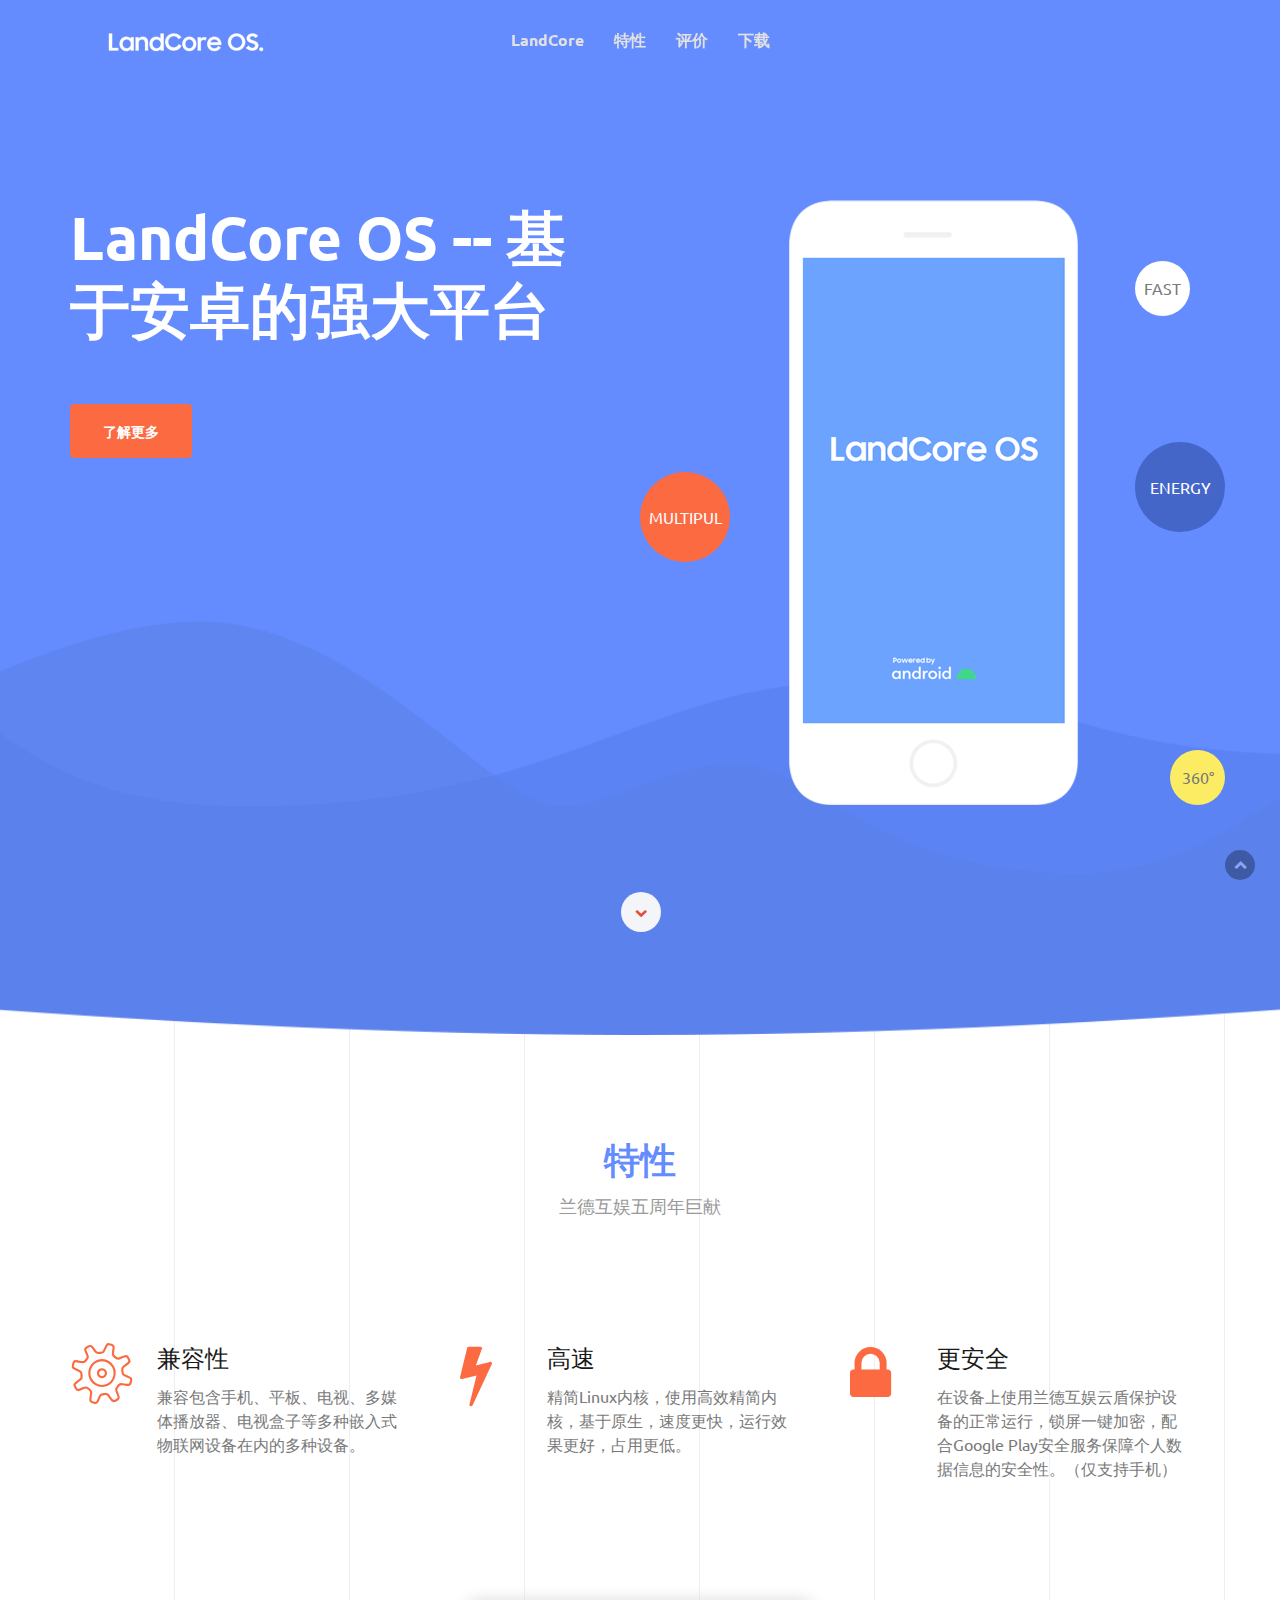
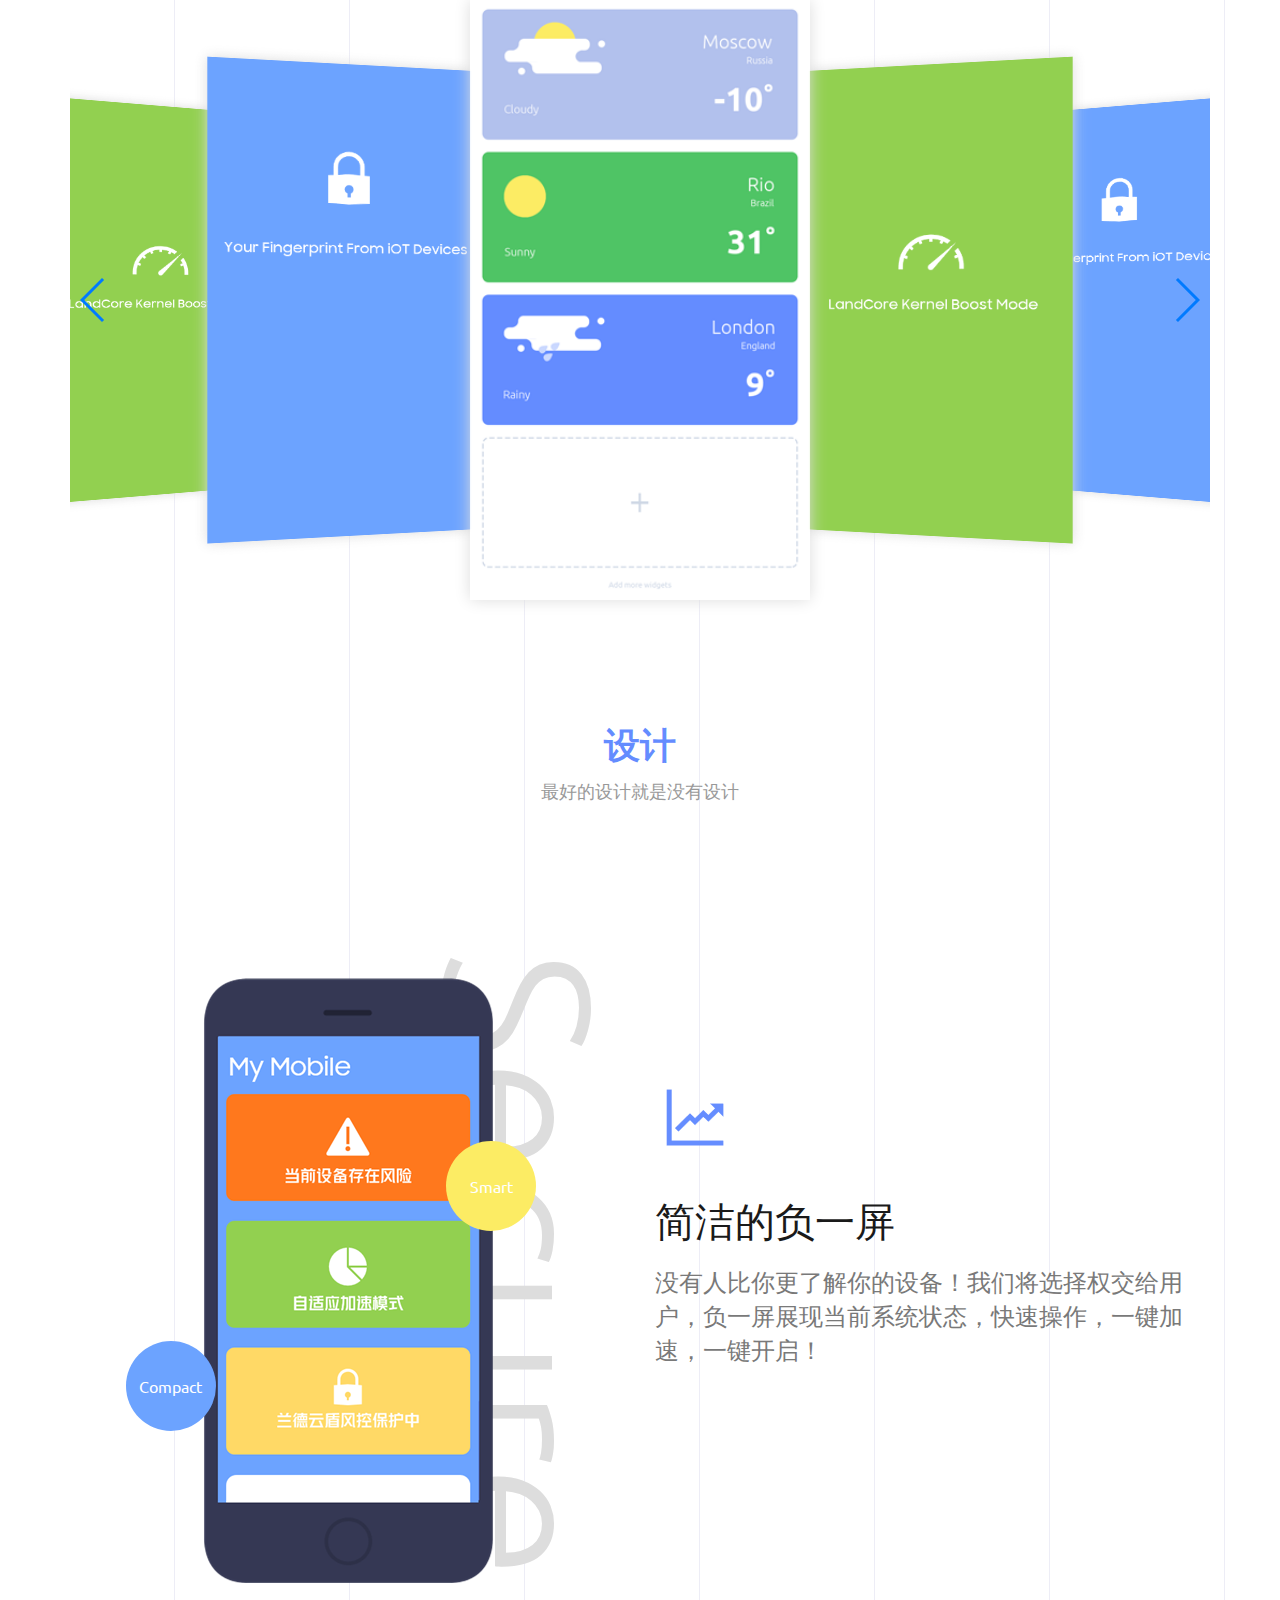
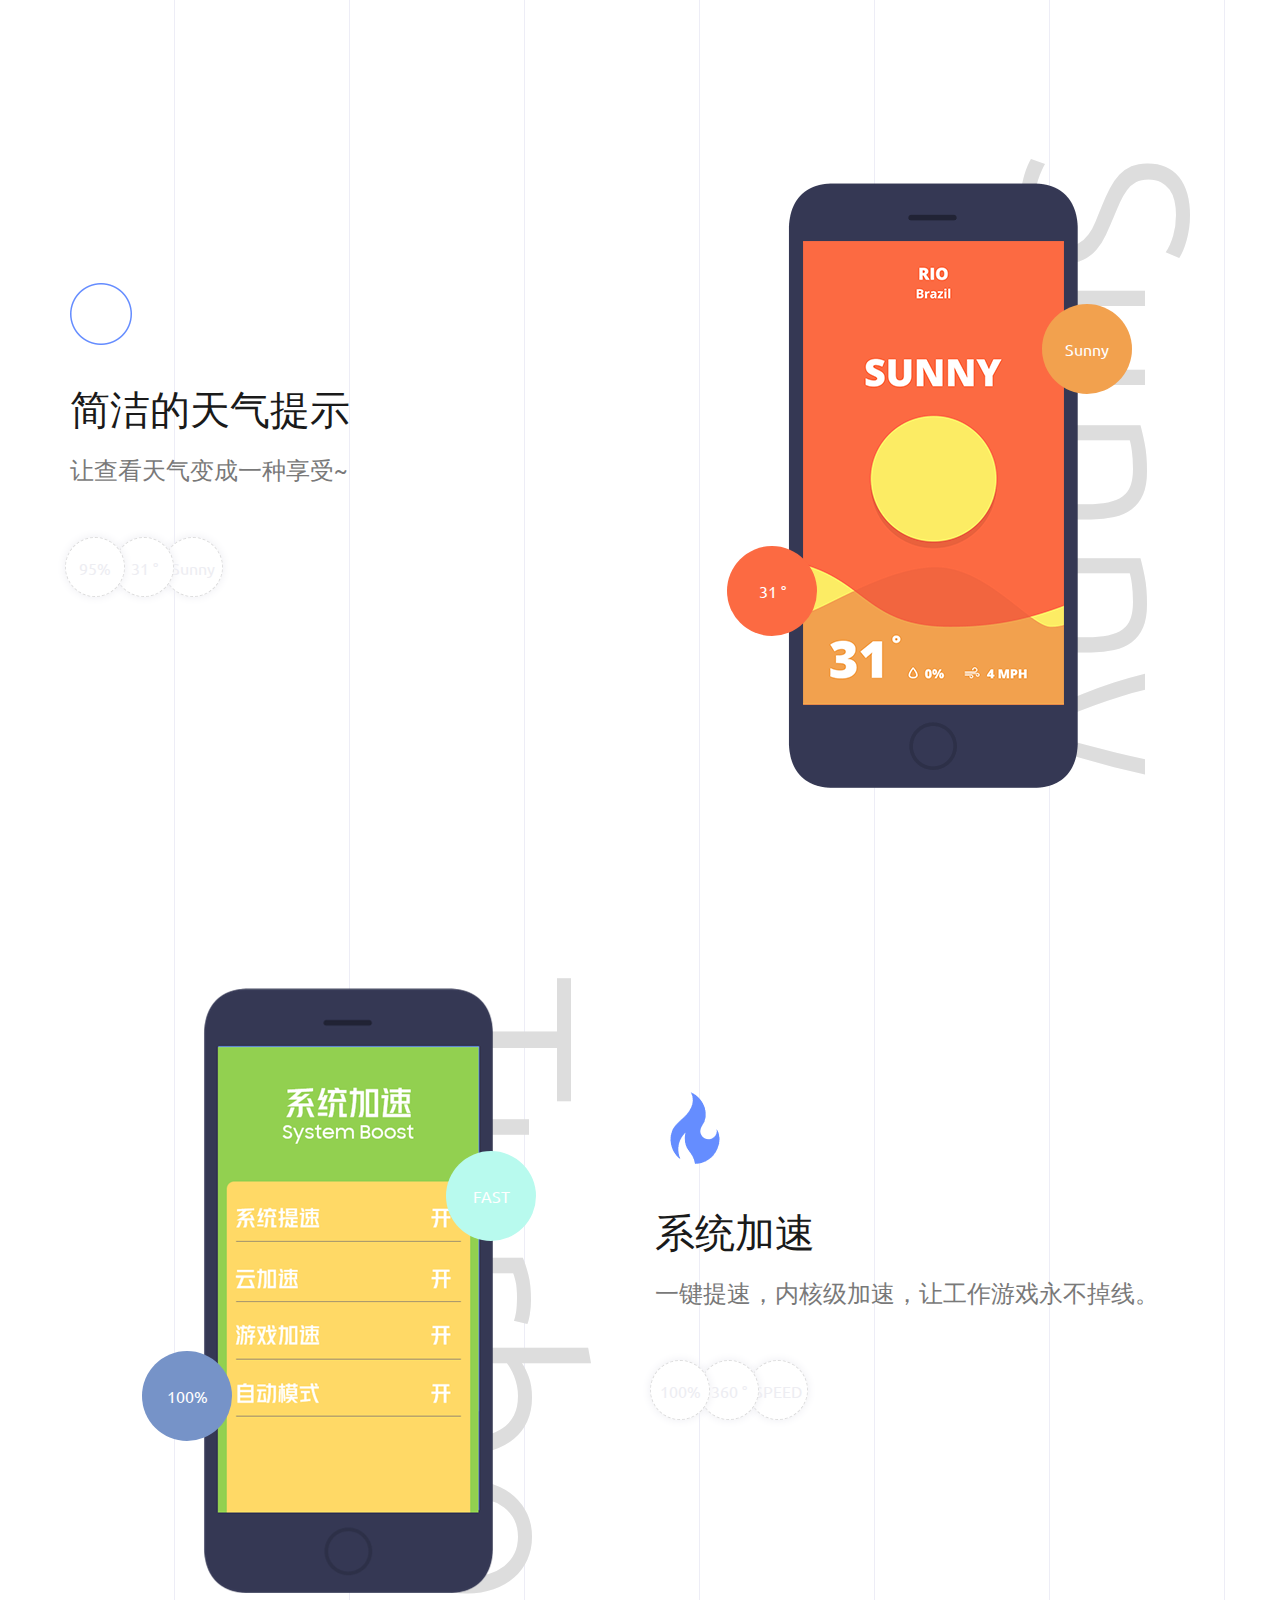
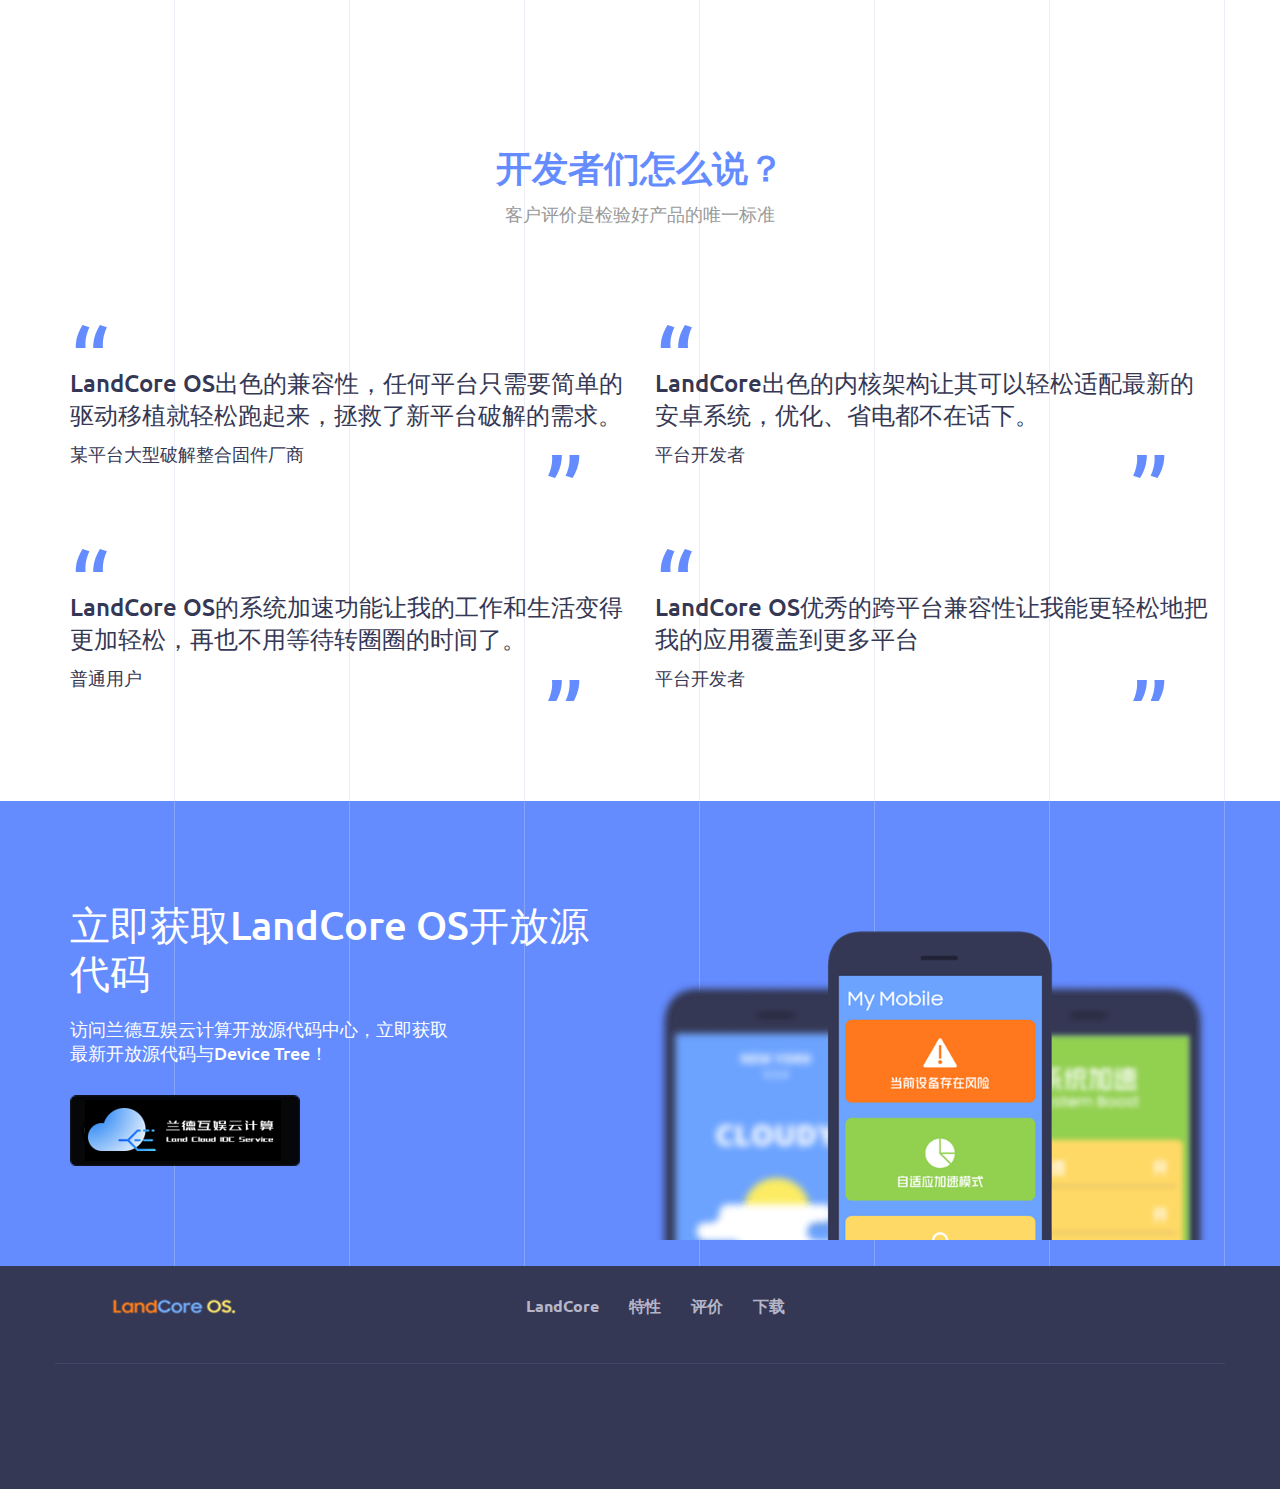
<file: landcore/index.html>
<!doctype html>
<!--[if lt IE 7]>      <html class="no-js lt-ie9 lt-ie8 lt-ie7" lang=""> <![endif]-->
<!--[if IE 7]>         <html class="no-js lt-ie9 lt-ie8" lang=""> <![endif]-->
<!--[if IE 8]>         <html class="no-js lt-ie9" lang=""> <![endif]-->
<!--[if gt IE 8]><!--> <html class="no-js" lang="en"> <!--<![endif]-->
<head>
<meta charset="utf-8">
<title>LandCore OS - 兰德互动娱乐</title>
<meta name="description" itemprop="description" content="兰德互娱LandCore OS是兰德互娱五周年特别献礼、基于安卓的全开源平台，给开发者赋能，让开发者迅速移植自己的应用到不同平台。构建全互联的物联网时代！">
    <meta itemprop="name" content="LandCore OS - 兰德互动娱乐">
    <meta itemprop="image" content="https://210-oss-ufile-cn.glowtree.cn/landentertainment/landicon.png"><!-- 图片 -->
<meta name="description" content="兰德互娱LandCore OS是兰德互娱五周年特别献礼、基于安卓的全开源平台，给开发者赋能，让开发者迅速移植自己的应用到不同平台。构建全互联的物联网时代！" />
<meta name="keywords" content="" />
<meta name="viewport" content="width=device-width, initial-scale=1">

<!--Google Font link-->
<link href="https://fonts.googleapis.com/css?family=Ubuntu:300,300i,400,400i,500,500i,700,700i" rel="stylesheet">


<link rel="stylesheet" href="assets/css/swiper.min.css">
<link rel="stylesheet" href="assets/css/animate.css">
<link rel="stylesheet" href="assets/css/iconfont.css">
<link rel="stylesheet" href="assets/css/font-awesome.min.css">
<link rel="stylesheet" href="assets/css/bootstrap.min.css">
<link rel="stylesheet" href="assets/css/magnific-popup.css">
<link rel="stylesheet" href="assets/css/bootsnav.css">



<!--For Plugins external css-->
<!--<link rel="stylesheet" href="assets/css/plugins.css" />-->
<!--Theme custom css -->
<link rel="stylesheet" href="assets/css/style.css">

<!--Theme Responsive css-->
<link rel="stylesheet" href="assets/css/responsive.css" />

<script src="assets/js/vendor/modernizr-2.8.3-respond-1.4.2.min.js"></script>
</head>

<body data-spy="scroll" data-target=".navbar-collapse">


<!-- Preloader -->
<div id="loading">
	<div id="loading-center">
		<div id="loading-center-absolute">
			<div class="object" id="object_one"></div>
			<div class="object" id="object_two"></div>
			<div class="object" id="object_three"></div>
			<div class="object" id="object_four"></div>
		</div>
	</div>
</div><!--End off Preloader -->


<div class="culmn">
	<!--Home page style-->


	<nav class="navbar navbar-default bootsnav navbar-fixed white no-background">
		<div class="container">  

			<!-- Start Atribute Navigation -->
			<!-- End Atribute Navigation -->


			<!-- Start Header Navigation -->
			<div class="navbar-header">
				<button type="button" class="navbar-toggle" data-toggle="collapse" data-target="#navbar-menu">
					<i class="fa fa-bars"></i>
				</button>
				<a class="navbar-brand" href="#brand">
					<img src="assets/images/logo.png" class="logo logo-display" alt="">
					<img src="assets/images/footer-logo.png" class="logo logo-scrolled" alt="">
				</a>

			</div>
			<!-- End Header Navigation -->

			<!-- navbar menu -->
			<div class="collapse navbar-collapse" id="navbar-menu">
				<ul class="nav navbar-nav navbar-center">
					<li><a href="#home">LandCore</a></li>                    
					<li><a href="#features">特性</a></li>
					<li><a href="#reviews">评价</a></li>
					<li><a href="#download">下载</a></li>
				</ul>
			</div><!-- /.navbar-collapse -->
		</div>   
  </nav>

	<!--Home Sections-->

	<section id="home" class="home">
		<div class="container">
			<div class="row">
				<div class="main_home">
					<div class="col-md-6">
						<div class="home_text">
							<h1 class="text-white">LandCore OS -- 基于安卓的强大平台</h1>
						</div>

						<div class="home_btns m-top-40">
							<a href="#features" class="btn btn-danger m-top-20">了解更多</a>
						</div>
					</div>

					<div class="col-md-6">
						<div class="phone_one phone_attr1 text-center sm-m-top-50">
							<div class="attr_deg">FAST</div>
							<div class="attr_rio text-uppercase">360°</div>
							<div class="attr_sun text-uppercase text-white">MULTIPUL</div>
							<div class="attr_lon text-uppercase text-white">ENERGY</div>
							<img src="assets/images/phone01.png" alt="" />
						</div>
					</div>

				</div>
				<div class="scrooldown">
					<a href="#features"><i class="fa fa-chevron-down"></i></a>
				</div>

			</div><!--End off row-->
		</div><!--End off container -->
	</section> <!--End off Home Sections-->



	<!--Featured Section-->
	<section id="features" class="features">
		<div class="container">
			<div class="row">
				<div class="main_features p-top-100">
					<div class="col-md-8 col-md-offset-2 col-sm-12 col-xs-12">
						<div class="head_title text-center">
							<h2>特性</h2>
							<h5>兰德互娱五周年巨献</h5>
						</div>
					</div>

					<div class="col-md-4">
						<div class="features_item sm-m-top-30">
							<div class="f_item_icon">
								<i class="icon icon-gear"></i>
							</div>
							<div class="f_item_text">
								<h3>兼容性</h3>
								<p>兼容包含手机、平板、电视、多媒体播放器、电视盒子等多种嵌入式物联网设备在内的多种设备。</p>
							</div>
						</div>
					</div>
					<div class="col-md-4">
						<div class="features_item sm-m-top-30">
							<div class="f_item_icon">
								<i class="fa fa-bolt"></i>
							</div>
							<div class="f_item_text">
								<h3>高速</h3>
								<p>精简Linux内核，使用高效精简内核，基于原生，速度更快，运行效果更好，占用更低。</p>
							</div>
						</div>
					</div>
					<div class="col-md-4">
						<div class="features_item sm-m-top-30">
							<div class="f_item_icon">
								<i class="fa fa-lock"></i>
							</div>
							<div class="f_item_text">
								<h3>更安全</h3>
								<p>在设备上使用兰德互娱云盾保护设备的正常运行，锁屏一键加密，配合Google Play安全服务保障个人数据信息的安全性。（仅支持手机）</p>
							</div>
						</div>
					</div>
				</div>
			</div><!-- End off row -->
		</div><!-- End off container -->
	</section><!-- End off Featured Section-->



	<section>
		<div class="container">
			<div class="row">
				<div class="main_drag roomy-50">
					<div class="col-md-12">
						<div class="swiper-container">
							<div class="swiper-wrapper">
								<div class="swiper-slide" style="background-image:url(assets/images/drag1.png)"></div>
								<div class="swiper-slide" style="background-image:url(assets/images/drag3.png)"></div>
								<div class="swiper-slide" style="background-image:url(assets/images/drag2.png)"></div>
							</div>
							<!-- If we need navigation buttons -->
							<div class="swiper-button-prev"></div>
							<div class="swiper-button-next"></div>
						</div>
					</div>
				</div>
			</div>
		</div>
	</section>
	<!--screen short section-->

	<section id="screen_area" class="screen_area">
		<div class="container">
			<div class="row">
				<div class="main_screen">
					<div class="col-md-8 col-md-offset-2 col-sm-12">
						<div class="head_title text-center">
							<h2>设计</h2>
							<h5>最好的设计就是没有设计</h5>
						</div>
					</div>

					<!-- Screen01-->
					<div class="screen01 roomy-50">
						<div class="col-md-6">
							<div class="screen01_img text-center">
								<div class="attr_cloudy text-white">Smart</div>
								<div class="attr_deg2 text-white">Compact</div>
								<img src="assets/images/screen01.png" alt="" />
								<h1 class="cloudy">Secure</h1>
							</div>
						</div>
						<div class="col-md-6">
							<div class="screen01_content m-top-100">
								<div class="screen01_content_img ">
									<img src="assets/images/cloud1.png" alt="" />
								</div>
								<h2 class="m-top-40">简洁的负一屏</h2>
								<p class="m-top-20">没有人比你更了解你的设备！我们将选择权交给用户，负一屏展现当前系统状态，快速操作，一键加速，一键开启！</p>
							</div>
						</div>
					</div><!--End off Screen01-->

					<!-- Screen02-->
					<div class="screen02 roomy-50 m-top-100">
						<div class="col-md-6 col-md-push-6">
							<div class="screen02_img text-center">
								<div class="attr_sun2 text-white">Sunny</div>
								<div class="attr_deg3 text-white">31 &deg;</div>
								<img src="assets/images/screen02.png" alt="" />
								<h1 class="sunny">Sunny</h1>
							</div>
						</div>
						<div class="col-md-6 col-md-pull-6">
							<div class="screen02_content m-top-100">
								<div class="screen02_content_img ">
									<img src="assets/images/sun1.png" alt="" />
								</div>
								<h2 class="m-top-40">简洁的天气提示</h2>
								<p class="m-top-20">让查看天气变成一种享受~</p>

								<ul class="list-inline m-top-50">
									<li class="text-center">95%</li>
									<li class="text-center">31 &deg; </li>
									<li class="text-center">Sunny</li>
								</ul>
							</div>
						</div>
					</div><!--End off Screen02-->

					<!-- Screen03-->
					<div class="screen03 roomy-50 m-top-100">
						<div class="col-md-6">
							<div class="screen03_img text-center">
								<div class="attr_rainy2 text-white">FAST</div>
								<div class="attr_deg4 text-white">100%</div>
								<img src="assets/images/screen03.png" alt="" />
								<h1 class="rainy">Turbo</h1>
							</div>
						</div>
						<div class="col-md-6">
							<div class="screen03_content m-top-100">
								<div class="screen03_content_img ">
									<img src="assets/images/rainy1.png" alt="" />
								</div>
								<h2 class="m-top-40">系统加速</h2>
								<p class="m-top-20">一键提速，内核级加速，让工作游戏永不掉线。</p>

								<ul class="list-inline m-top-50">
									<li class="text-center">100%</li>
									<li class="text-center">360 &deg; </li>
									<li class="text-center">SPEED</li>
								</ul>
							</div>
						</div>
					</div><!--End off Screen02-->


				</div>
			</div><!--End off row-->
		</div><!--End off container-->
	</section><!--End off Screen01 Area Section -->



	<!--People Section-->
	<section id="reviews" class="reviews m-top-100">
		<div class="container">
			<div class="row">
				<div class="main_reviews">
					<div class="col-md-8 col-md-offset-2 col-sm-12">
						<div class="head_title text-center">
							<h2>开发者们怎么说？</h2>
							<h5>客户评价是检验好产品的唯一标准</h5>
						</div>
					</div>

					<div class="reviews_content">
						<div class="col-md-6">
							<div class="reviews_item m-top-40">
								<div class="reviews_item_icon pull-left">“</div>
								<h3>LandCore OS出色的兼容性，任何平台只需要简单的驱动移植就轻松跑起来，拯救了新平台破解的需求。</h3>
								<h5>某平台大型破解整合固件厂商</h5>
								<div class="reviews_item_icon1 pull-right text-right">“</div>
							</div>
						</div><!-- End off col-md-6 -->

						<div class="col-md-6">
							<div class="reviews_item m-top-40">
								<div class="reviews_item_icon pull-left">“</div>
								<h3>LandCore出色的内核架构让其可以轻松适配最新的安卓系统，优化、省电都不在话下。</h3>
								<h5>平台开发者</h5>
								<div class="reviews_item_icon1 pull-right text-right">“</div>
							</div>
						</div><!-- End off col-md-6 -->
						<div class="col-md-6">
							<div class="reviews_item m-top-40">
								<div class="reviews_item_icon pull-left">“</div>
								<h3>LandCore OS的系统加速功能让我的工作和生活变得更加轻松，再也不用等待转圈圈的时间了。</h3>
								<h5>普通用户</h5>
								<div class="reviews_item_icon1 pull-right text-right">“</div>
							</div>
						</div><!-- End off col-md-6 -->
						<div class="col-md-6">
							<div class="reviews_item m-top-40">
								<div class="reviews_item_icon pull-left">“</div>
								<h3>LandCore OS优秀的跨平台兼容性让我能更轻松地把我的应用覆盖到更多平台</h3>
								<h5>平台开发者</h5>
								<div class="reviews_item_icon1 pull-right text-right">“</div>
							</div>
						</div><!-- End off col-md-6 -->

					</div>
				</div><!-- End off Main People -->
			</div><!-- End off row -->
		</div><!-- End off container -->
	</section><!-- End off People Section-->


	<!--App Download Section-->
	<section id="download" class="download m-top-100">
		<div class="download_overlay"></div>
		<div class="container">
			<div class="row">
				<div class="main_download ">
					<div class="col-md-6">
						<div class="download_item roomy-100">
							<h2 class="text-white">立即获取LandCore OS开放源代码</h2>
							<h5 class="text-white m-top-20">访问兰德互娱云计算开放源代码中心，立即获取最新开放源代码与Device Tree！</h5>

							<div class="download_app m-top-30">
								<a href="https://speed6s5x.future-land.net:3000"><img src="assets/images/appstor.png" alt="" /></a>
							</div>
						</div>
					</div>
					<div class="col-md-6">
						<div class="download_item m-top-70">
							<img class="app_right" src="assets/images/appdownload1.png" alt="" />
						</div>
					</div>
				</div>
			</div>
		</div>
	</section>

	<!-- scroll up-->
	<div class="scrollup">
		<a href="#"><i class="fa fa-chevron-up"></i></a>
	</div><!-- End off scroll up -->
	
	
	<footer id="footer" class="footer bg-black">
		<div class="container">
			<div class="row">
				<div class="col-md-12">
					<nav class="navbar navbar-default bootsnav footer-menu no-background">
						<div class="container">  

							<!-- Start Atribute Navigation -->  
							<!-- End Atribute Navigation -->


							<!-- Start Header Navigation -->
							<div class="navbar-header">
								<button type="button" class="navbar-toggle" data-toggle="collapse" data-target="#navbar-footer">
									<i class="fa fa-bars"></i>
								</button>
								<a class="navbar-brand" href="#brand"><img src="assets/images/footer-logo.png" class="logo" alt=""></a>
							</div>
							<!-- End Header Navigation -->

							<!-- navbar menu -->
							<div class="collapse navbar-collapse" id="navbar-footer">
								<ul class="nav navbar-nav navbar-center">
									<li><a href="#home">LandCore</a></li>                    
									<li><a href="#features">特性</a></li>
									<li><a href="#reviews">评价</a></li>
									<li><a href="#download">下载</a></li>
								</ul>
							</div><!-- /.navbar-collapse -->
						</div>   
					</nav>
				</div>
				<div class="divider"></div>
				<div class="col-md-12">
					<div class="main_footer text-center p-top-40 p-bottom-30">
						<p class="wow fadeInRight" data-wow-duration="1s">Copyright &copy; 2015-2020.<a target="_blank" href="https://www.future-land.net">Global Land Interactive Entertainment Co., Ltd.</a> All rights reserved.<br />服务提供<a target="_blank" href="https://cloud.future-land.net">兰德互娱全球高速IDC网络</a></p>
					</div>
				</div>
			</div>
		</div>
	</footer>




</div>

<!-- JS includes -->

<script src="assets/js/vendor/jquery-1.11.2.min.js"></script>
<script src="assets/js/vendor/bootstrap.min.js"></script>
<script src="assets/js/jquery.magnific-popup.js"></script>
<script src="assets/js/jquery.easing.1.3.js"></script>
<script src="assets/js/swiper.min.js"></script>
<script src="assets/js/jquery.collapse.js"></script>
<script src="assets/js/bootsnav.js"></script>
<script src="assets/js/plugins.js"></script>
<script src="assets/js/main.js"></script>

</body>
</html>
</file>
<file: landcore/assets/css/style.css>
/*==========================================
 01.  PREDIFINEED (FROM 1 TO 780 )
 02.  PRELOADER - LINE NO 786
 03.  NAVIGATION - LINE NO 930
 04.  HOME - LINE NO 1150
 05.  THU FEATURE - LINE NO 1280
 06.  THU FLIDE - LINE NO 1355
 07.  THU SERVICE - LINE NO 1385
 08.  PORTFOLIO - LINE NO 1444
 09.  THU SOLUTION - LINE NO 1620
 10.  THU TEAM - LINE NO 1658
 11.  THU CLIENTS FEEDBACK - LINE NO 1730
 12. THU BLOG - LINE NO 1848
 13. THU SUBCRIBS - LINE NO 1935
 14. FOOTER - LINE NO 2020
==========================================*/


/* ==========================================================================
   Author's custom styles
   ========================================================================== */
html,
body {
    /*background:url(../images/bodybg.png) repayet-y;*/
    background-image: url("../images/bodybg.png");
    background-repeat: repeat-y;
    font-size: 16px;
    color: #797979;
    width: 100%;
    padding: 0;
    margin-left: 0;
    margin-right: 0;
    font-weight: 400;
    width:100%;
    font-family: 'Ubuntu', sans-serif;
}

/*------------------------------------------------------------------*/
/*   IE10 in Windows 8 and Windows Phone 8 Bug fix
/*-----------------------------------------------------------------*/

@-webkit-viewport { width: device-width; }
@-moz-viewport { width: device-width; }
@-ms-viewport { width: device-width; }
@-o-viewport { width: device-width; }
@viewport { width: device-width; }

/*
    Page Content
------------------------------------------*/

.page-content, 
section { overflow: hidden; }

/*
    On Scroll Animations 
------------------------------------------*/

/*.animated { visibility: hidden; }
.visible { visibility: visible; }*/

/*
    Spacing & Alignment 
------------------------------------------*/

.roomy-100 {
    padding-top: 100px;
    padding-bottom: 100px;
}

.roomy-80 {
    padding-top: 100px;
    padding-bottom: 80px;
}

.roomy-70 {
    padding-top: 100px;
    padding-bottom: 70px;
}

.roomy-60 {
    padding-top: 100px;
    padding-bottom: 60px;
}

.roomy-50 {
    padding-top: 50px;
    padding-bottom: 50px;
}

.roomy-40 {
    padding-top: 40px;
    padding-bottom: 40px;
}


/*text color*/

.text-muted{}

.text-primary{color: #fc6a42 !important;;}
.text-finence{color:#13A0B2 !important;;}
.text-mega{color:#fc6a42 !important;;}
.text-white{color:#fff !important;;}
.text-black{color:#000 !important;}

.text-warning{}
.text-danger{}

.disabled{
    cursor: not-allowed;
}
.copyrights{
	text-indent:-9999px;
	height:0;
	line-height:0;
	font-size:0;
	overflow:hidden;
}
/*bacground color*/
.lightbg {
    background-color: #f2f2f2;
}
.bg-primary{background-color: #1E8BC3;}
.bg-finence{background-color:#13A0B2;}
.bg-mega{background-color:#6a6b6c;}
.bg-grey{background-color: #f5f5f5;}
.bg-black{background-color: #353854;}
.bg-white{background-color: #fff;}

img {
    -moz-user-select: none;
    -webkit-user-select: none;
    -ms-user-select: none;
    -user-select: none;
    -webkit-user-drag: none;
    -user-drag: none;
}
a,
a:hover,
a:active,
a:focus {
    text-decoration: none;
    outline: none;
}
a,
button,
a span {
    -webkit-transition: 0.2s ease-in-out;
    transition: 0.2s ease-in-out;
}
a {
    -webkit-transition: 0.3s ease-in-out;
    transition: 0.3s ease-in-out;
}

.btn:focus,
.btn:active {
    outline: inherit;
    background-color: transparent;
}
*,
*:before,
*:after {
    box-sizing: border-box;
    /*    direction: rtl;*/
}

p {
    margin: 0 0 15px;
}

.clear {
    clear: both;
}

img {
    max-width: 100%;
}
textarea,
input[type="text"],
input[type="password"],
input[type="datetime"],
input[type="datetime-local"],
input[type="date"],
input[type="month"],
input[type="time"],
input[type="week"],
input[type="number"],
input[type="email"],
input[type="url"],
input[type="search"],
input[type="tel"],
input[type="color"],
.uneditable-input {
    outline: none;
}

input:-webkit-autofill, textarea:-webkit-autofill, select:-webkit-autofill {
    background-color: transparent;
    background-image: none;
    color: rgb(0, 0, 0);
}

.form-control{
    border-radius: 0px;
    border:1px solid #ccc;
    box-shadow: inset 0 0px 0px rgba(0,0,0,.075);
    width: 100%;
    height: 50px;
}

.form-control:focus {
    border-color: #bcefeb;
    outline: 0;
    box-shadow: inset 0 0px 0px rgba(0,0,0,.075),0 0 0px rgba(102,175,233,.6);
}

h1,
h2,
h3,
h4,
h5,
h6 {
    margin: 0;
    font-family: 'Ubuntu', sans-serif;
    color:#1a1a1a;
    margin-bottom: 10px;
}

h1 {
    font-size: 3rem;
    line-height: 4rem;
}
h2 {
    font-size: 2.5rem;
    line-height: 3rem;
}
h3 {
    font-size: 1.500rem;
    line-height: 2rem;
}
h4 {
    font-size: 1.6rem;
    line-height: 2.2rem;
}
h5 {
    font-size: 1.125rem;
    line-height: 1.575rem
}
h6 {
    font-size: 1rem;
}



h1 span,
h2 span,
h3 span,
h4 span,
h5 span,
p span{
    color:#fc6a42;
}

p {
    line-height: 1.5rem;
}
p:last-child {
    margin-bottom: 0px;
}
/*colors*/
.w100 {
    font-weight: 100;
}

.w200 {
    font-weight: 200;
}

.w300 {
    font-weight: 300;
}

.w400 {
    font-weight: 400;
}

.w500 {
    font-weight: 500;
}

.w600 {
    font-weight: 600;
}

.w700 {
    font-weight: 700;
}

.w800 {
    font-weight: 800;
}


/*
Section
*/

.parallax-section {
    max-width: 100%;
    color: #ffffff;
}

ul{
    margin:0;
    padding:0;
    list-style:none;
}

/*all overlay*/
.overlay_dot{
    background: url(../images/overlay-img.png) no-repeat top center;
    background-color: rgba(51,51,51,0.75);
    background-size: cover;
    position: absolute;
    left:0;
    top:0;
    width:100%;
    height: 100%;
}
.home-overlay {
    background-color: rgba(41, 39, 34, 0.90);
    width: 100%;
    height:100%;
    position: absolute;
    left:0;
    top: 0;
}

.video_overlay {
    background-color: rgba(41, 39, 34, 0.80);
    width: 100%;
    height:100%;
    position: absolute;
    left:0;
    top: 0;
}
.download_overlay{
    background: url(../images/downloadbg.png) repeat-y;
    width:100%;
    height: 100%;
    position: absolute;
    left:0;
    top:0;
}

.no-padding {
    padding: 0 !important;
    margin:0 !important;
}
.left-no-padding {
    padding-left: 0 !important;
}
.right-no-padding {
    padding-right: 0 !important;
}
.fluid-blocks-col {
    padding: 70px 40px 0 80px;
}
.fluid-blocks-col-right {
    padding: 70px 80px 0 40px;
}


/*
Separator
*/
.separator_left{
    width:85px;
    height:2px;
    margin:20px 0px;
    background: #fc6a42;
}
.separator_auto{
    width:85px;
    height:2px;
    margin:20px auto;
    background: #fc6a42;
}
.separator_small{
    width:30px;
    height:2px;
    margin:20px 0px;
    background: #fc6a42;
}

/*
Button
*/
.btn{
    -webkit-transition: all 0.6s;
    transition: all 0.6s;
    font-size:14px;
    font-weight: 600;
    border:1px solid;
}
.btn-primary{
    color: #fff;
    background-color: #4466c9;
    border:1px solid;
    border-color: #4466c9;
    padding: 1rem 2rem;
}
.btn-primary:hover{
    background-color: #eee;
    border-color: #eee;
    color:#4466c9;
}

.btn-danger{
    color: #fff;
    background-color: #fc6a42;
    border:1px solid;
    border-color: #fc6a42;
    padding: 1rem 2rem;
}

.btn-danger:hover{
    color: #fc6a42;
    background-color: #eee;
    border-color: #eee;
}



/*
socail icon
--------------------------------*/
/*
Extra height css
*/
.m-0{
    margin:0 !important;
}
.m-top-0{
    margin-top:0;
}
.m-r-0{
    margin-right: 0;
}
.m-l-0{
    margin-left: 0;
}
.m-b-0{
    margin-bottom: 0;
}

.m-r-15{
    margin-right: 15px;
}
.m-l-15{
    margin-left: 15px; 
}
.m-top-10 {
    margin-top: 10px;
}
.m-top-20 {
    margin-top: 20px;
}
.m-top-30 {
    margin-top: 30px;
}
.m-top-40 {
    margin-top: 40px;
}
.m-top-50 {
    margin-top: 50px;
}
.m-top-60 {
    margin-top: 60px;
}
.m-top-70 {
    margin-top: 70px;
}
.m-top-80 {
    margin-top: 80px;
}
.m-top-90 {
    margin-top: 90px;
}
.m-top-100 {
    margin-top: 100px;
}
.m-top-110 {
    margin-top: 110px;
}
.m-top-120 {
    margin-top: 120px;
}

.m-t-b-80 {
    margin-top: 80px;
    margin-bottom: 80px;
}
.m-t-b-120 {
    margin-top: 120px;
    margin-bottom: 120px;
}

.m-bottom-10 {
    margin-top: 10px;
}

.m-bottom-20 {
    margin-bottom: 20px;
}
.m-bottom-30 {
    margin-bottom: 30px;
}

.m-bottom-40 {
    margin-bottom: 40px;
}

.m-bottom-60 {
    margin-bottom: 60px;
}

.m-bottom-70 {
    margin-bottom: 70px;
}

.m-bottom-80 {
    margin-bottom: 80px;
}

.m-bottom-90 {
    margin-bottom: 90px;
}

.m-bottom-100 {
    margin-bottom: 100px;
}

.m-bottom-110 {
    margin-bottom: 110px;
}

.m-bottom-120 {
    margin-bottom: 120px;
}

.m_t__b{
    margin: 14rem 0;
}
.p_t__b{
    padding: 6rem 0;
}

p-0{
    padding:0 !important;
}

.p-l-15{
    padding-left: 15px;
}

.p-r-15{
    padding-right: 15px;
}

.p-top-10 {
    padding-top: 10px;
}
.p-top-20 {
    padding-top: 1.33rem;
}

.p-bottom-20 {
    padding-bottom: 1.33rem;
}

.p-top-30 {
    padding-top: 1.875rem;
}

.p-bottom-30 {
    padding-bottom: 1.875rem;
}

.p-top-40 {
    padding-top: 2.66rem;
}

.p-bottom-40 {
    padding-bottom: 2.66rem;
}

.p-top-60 {
    padding-top: 5rem;
}

.p-bottom-60 {
    padding-bottom: 5rem;
}

.p-top-80 {
    padding-top: 5.714rem;
}

.p-bottom-80 {
    padding-bottom: 5.714rem;
}

.p-top-90 {
    padding-top: 6.429rem;
}

.p-bottom-90 {
    padding-bottom: 6.429rem;
}
.p-top-100 {
    padding-top: 100px;
}

.p-bottom-100 {
    padding-bottom: 100px;
}
.p-top-110 {
    padding-top: 110px;
}

.p-bottom-110 {
    padding-bottom: 110px;
}

.p-bottom-0 {
    padding-bottom: 0;
}

.p_l_r{
    padding-left: 5.714rem;
    padding-right: 5.714rem;
}

/*padding*/
.padding-twenty {
    padding: 10px 0;
}
.padding-fourty {
    padding: 20px 0;
}
.padding-sixty {
    padding: 30px 0;
}
.padding-eighty {
    padding: 40px 0;
}

/*border*/
.no-border-top{
    border-top:0px solid transparent !important;
}
.no-border-rigth{
    border-right:0px solid transparent !important;
}

/*for placeholder changes*/

input[type="email"].form-control::-webkit-input-placeholder {
    color: #fff;
    background-color: transparent;
}

input::-webkit-input-placeholder {
    color: #cdcdcd;
    font-style:italic;
}

input::-moz-placeholder {
    color: #cdcdcd;
    font-style:italic;
}

input:-ms-input-placeholder {
    color: #cdcdcd;
    font-style:italic;
}

input::placeholder {
    color: #cdcdcd;
    font-style:italic;
}
input::-webkit-input-placeholder {
    color: #cdcdcd;
    font-style:italic;
}
input::-moz-placeholder {
    color: #cdcdcd;
    font-style:italic;
}
input::-ms-input-placeholder {
    color: #cdcdcd;
    font-style:italic;
}
textarea::-webkit-input-placeholder{
    color: #cdcdcd;
    font-style:italic;
    padding: 5px;
}
textarea::-moz-input-placeholder{
    color: #cdcdcd;
    font-style:italic;
    padding: 5px;
}
textarea::-ms-input-placeholder{
    color: #cdcdcd;
    font-style:italic;
    padding: 5px;
}

/*for image bg*/
/*.img-bg{
  background: url(../images/home-msg.jpg) no-repeat center top fixed;
  background-size
  -moz-background-size: cover;
  -webkit-background-size: cover;
  -o-background-size: cover;
  background-size: cover;
  width: 100%;
  overflow: hidden;
}*/


.transform_scal_rotate:hover img{ 
    -webkit-transform: scale(1.1) rotate(4deg); 
    transform: scale(1.1) rotate(4deg); 
}

.culmn{
    width:100%;
    overflow: hidden;
}
/*heading title all area*/
.head_title{
    padding-bottom: 7.143rem;
    overflow: hidden;
}
.head_title h2{
    font-weight: 700;
    font-size:2.250rem;
    color:#648cff;
}
.head_title h5{
    font-weight: 400;
    font-size:1.125rem;
    color:#999999;
}

/*End off pridifain css*/



/*Preloader*/
#loading{
    background-color: #fc6a42;
    height: 100%;
    width: 100%;
    position: absolute;
    z-index: 1;
    margin-top: 0px;
    top: 0px;
    left:0;
    z-index: 9999;
}
#loading-center{
    width: 100%;
    height: 100%;
    position: relative;
}
#loading-center-absolute {
    position: absolute;
    left: 50%;
    top: 50%;
    height: 50px;
    width: 50px;
    margin-top: -25px;
    margin-left: -25px;
    -ms-transform: rotate(45deg); 
    -webkit-transform: rotate(45deg);
    transform: rotate(45deg); 
    -webkit-animation: loading-center-absolute 1.5s infinite;
    animation: loading-center-absolute 1.5s infinite;

}
.object{
    width: 25px;
    height: 25px;
    background-color: #FFF;
    float: left;

}


#object_one {
    -webkit-animation: object_one 1.5s infinite;
    animation: object_one 1.5s infinite;
}
#object_two {
    -webkit-animation: object_two 1.5s infinite;
    animation: object_two 1.5s infinite;
}
#object_three {
    -webkit-animation: object_three 1.5s infinite;
    animation: object_three 1.5s infinite;
}
#object_four {
    -webkit-animation: object_four 1.5s infinite;
    animation: object_four 1.5s infinite;
}


@-webkit-keyframes loading-center-absolute {
    100% { -webkit-transform: rotate(-45deg); }

}

@keyframes loading-center-absolute {
    100% { 
        transform:  rotate(-45deg);
        -webkit-transform:  rotate(-45deg);
    }
}



@-webkit-keyframes object_one {
    25% { -webkit-transform: translate(0,-50px) rotate(-180deg); }
    100% { -webkit-transform: translate(0,0) rotate(-180deg); }

}

@keyframes object_one {
    25% { 
        transform: translate(0,-50px) rotate(-180deg);
        -webkit-transform: translate(0,-50px) rotate(-180deg);
    } 
    100% { 
        transform: translate(0,0) rotate(-180deg);
        -webkit-transform: translate(0,0) rotate(-180deg);
    }
}


@-webkit-keyframes object_two {
    25% { -webkit-transform: translate(50px,0) rotate(-180deg); }
    100% { -webkit-transform: translate(0,0) rotate(-180deg); }
}

@keyframes object_two {
    25% { 
        transform: translate(50px,0) rotate(-180deg);
        -webkit-transform: translate(50px,0) rotate(-180deg);
    } 
    100% { 
        transform: translate(0,0) rotate(-180deg);
        -webkit-transform: translate(0,0) rotate(-180deg);
    }
}

@-webkit-keyframes object_three {
    25% { -webkit-transform: translate(-50px,0) rotate(-180deg); }
    100% { -webkit-transform: translate(0,0) rotate(-180deg); }
}

@keyframes object_three {
    25% { 
        transform:  translate(-50px,0) rotate(-180deg);
        -webkit-transform:  translate(-50px,0) rotate(-180deg);
    } 
    100% { 
        transform: translate(0,0) rotate(-180deg);
        -webkit-transform: rtranslate(0,0) rotate(-180deg);
    }
}


@-webkit-keyframes object_four {
    25% { -webkit-transform: translate(0,50px) rotate(-180deg); }
    100% { -webkit-transform: translate(0,0) rotate(-180deg); }
}

@keyframes object_four {
    25% { 
        transform: translate(0,50px) rotate(-180deg); 
        -webkit-transform: translate(0,50px) rotate(-180deg);  
    } 
    100% { 
        transform: translate(0,0) rotate(-180deg);
        -webkit-transform: translate(0,0) rotate(-180deg);
    }
}

/*End off Preloader*/


/*
Nav Menu style
==================*/

.navbar-brand {
    padding: 18px 15px;
}


/*
Home Section style
==================*/

.home{
    background: url(../images/homebg.png) no-repeat top center;
    background-size: cover;
    position: relative;
}
.main_home{
    overflow: hidden;
    padding-top: 200px;
    padding-bottom: 230px;
}
.home_text h1{
    font-family: 'Ubuntu', sans-serif;
    font-size:3.750rem;
    font-weight: 700;
    line-height: 4.5rem;
}
.home_btns{
    margin-left:-10px;
}
.home_btns a{
    margin-left:10px;
}

.scrooldown{
    position: absolute;
    left: 48.5%;
    bottom: 10%;
    width: 40px;
    height: 40px;
    line-height: 37px;
    background: #f4f5f9;
    border-radius: 50%;
    text-align: center;
    z-index: 3;
}
.scrooldown a i{
    font-size:0.775rem;
    color:#e74c3c;
}

/*
Featured section style
========================*/
.main_features{}
.features_item{}
.features_item .f_item_icon{
    float: left;
    width:20%;
    display: inline-block;
    margin-right: 15px;
}
.features_item .f_item_icon i{
    font-size:4rem;
    color:#fc6a42;
}
.features_item .f_item_text{
    display: inline-block;
    width:70%;
}


/*
Testimonial Section style
=====================*/
.main_drag{
    overflow: hidden;
}

.swiper-container {
    width: 100%;
    padding-top: 50px;
    padding-bottom: 50px;
    margin: 20px auto;
}
.swiper-slide {
    text-align: center;
    background-position: center;
    background-size: cover;
    width: 340px;
    height: 600px;


    /* Center slide text vertically */
    display: -webkit-box;
    display: -ms-flexbox;
    display: -webkit-flex;
    display: flex;
    -webkit-box-pack: center;
    -ms-flex-pack: center;
    -webkit-justify-content: center;
    justify-content: center;
    -webkit-box-align: center;
    -ms-flex-align: center;
    -webkit-align-items: center;
    align-items: center;
    box-shadow: 0px 0px 15px 0px #ddd;
}


/*
Screen01 Section style
=====================*/

.screen03,
.screen02,
.screen01{
    overflow: hidden;
    width: 100%;
}

.screen03_img,
.screen02_img,
.screen01_img{
    position: relative;
}
.screen03_img img,
.screen02_img img,
.screen01_img img{
    position: relative;
    z-index: 1;
}

.rainy,
.sunny,
.cloudy{
    font-weight: 300;
    transform: rotate(90deg);
    position: absolute;
    color: #ddd;
    z-index: 0;
}
.rainy{
    top: 270px;
    right: -185px;
    font-size: 15rem;

}
.sunny{
    top: 250px;
    right: -215px;
    font-size: 14.6rem;
}
.cloudy{
    top: 255px;
    right: -210px;
    font-size: 13rem;
}
.attr_rio,
.attr_deg{
    position: absolute; 
    width:55px;
    height: 55px;
    line-height: 55px;
    display: inline-block;
    border-radius: 50%;
}
.attr_deg{ 
    top: 10%;
    right: 6%;
    background-color: #ffffff;
}
.attr_rio{ 
    bottom:0;
    right:0;
    background-color: #fcec64;
}
.attr_deg4,
.attr_rainy2,
.attr_deg3,
.attr_sun2,
.attr_cloudy,
.attr_deg2,
.attr_lon,
.attr_sun{
    position: absolute; 
    width:90px;
    height: 90px;
    line-height: 90px;
    display: inline-block;
    border-radius: 50%;
}

.attr_sun{ 
    top: 45%;
    left: 0%;
    background-color: #fc6a42;
}
.attr_lon{ 
    top:40%;
    right:0%;
    background-color: #4466c9;
}
.attr_cloudy{ 
    top: 27%;
    right: 16%;
    background-color: #fcec64;
    z-index: 4;
}
.attr_deg2{ 
    top:60%;
    left:10%;
    background-color:#6ca3ff;
    z-index: 4;
}
.attr_sun2{ 
    top: 20%;
    right: 14%;
    background-color: #f2a14e;
    z-index: 4;
}
.attr_deg3{ 
    top:60%;
    left:13%;
    background-color:#fc6a42;
    z-index: 4;
}
.attr_rainy2{
    top: 27%;
    right: 16%;
    background-color: #b8faee;
    z-index: 4;
}
.attr_deg4{ 
    top:60%;
    left:13%;
    background-color:#7693c8;
    z-index: 4;
}

.screen01_content{}
.screen03_content p,
.screen02_content p,
.screen01_content p{
    font-size:1.500rem;
    line-height: 2.125rem;
}
.screen03_content ul li,
.screen02_content ul li,
.screen01_content ul li{
    border: 1px dashed #ddd;
    border-radius: 50%;
    width: 60px;
    height: 60px;
    line-height: 60px;
    box-shadow: 0px 0px 10px 0px #ededf2;
    margin-right: -15px;
    background-color: #fff;
    position: relative;
    color:#ededf2;
}
.screen03_content ul li:nth-child(1),
.screen02_content ul li:nth-child(1),
.screen01_content ul li:nth-child(1){
    z-index: 2; 
}
.screen03_content ul li:nth-child(2),
.screen02_content ul li:nth-child(2),
.screen01_content ul li:nth-child(2){
    z-index: 1;
}
.screen03_content ul li:nth-child(3),
.screen02_content ul li:nth-child(3),
.screen01_content ul li:nth-child(3){
    z-index: 0
}

/*
People Section style
=====================*/

.main_reviews .head_title{
    padding-bottom:1rem;
}
.reviews_content{}
.reviews_item{
    position: relative;
    width:100%;
}
.reviews_item h3,
.reviews_item h5{
    color:#353854;
}
.reviews_item_icon{
    display: block;
    width: 100%;
    font-size: 6rem;
    color: #648cff;
    height: 55px;
    margin-bottom: 20px;
}
.reviews_item_icon1{
    display: inline-block;
    width: 80px;
    font-size: 6rem;
    color: #648cff;
    height: 55px;
    position: absolute;
    right: 0;
    bottom: -45px;
    transform: rotate(-180deg);
}



/*
Download Section style
=====================*/
.download{
    position: relative;
}
.download_item h5{
    line-height: 1.5rem;
    width:70%;
}
.download_item img.app_right{
    position: relative;
    bottom:-60px;
}
.download_app{
    margin-left:-10px;
}
.download_app a{
    margin-left:10px;
}

/*
Footer Section style
=====================*/
nav.navbar.bootsnav.footer-menu{
    background-color: transparent;
    border-bottom: 0px;
}
nav.navbar.bootsnav.footer-menu ul li a{
    color:#b5b5c8;
}
nav.navbar.bootsnav.footer-menu ul li a:hover{
    color:#fff;
}
.divider{
    width:100%;
    height: 1px;
    background-color: #434769;
    display: inline-block;
}
.main_footer{
    overflow: hidden;
}

.main_footer i {
    padding: 0px 5px;
    color: #ff0000;
}



/*Scroll Up*/
.scrollup {
    width: 30px;
    height: 30px;
    border-radius: 15px;
    opacity: .3;
    position: fixed;
    bottom: 20px;
    right: 25px;
    color: #fff;
    cursor: pointer;
    background-color: #000;
    z-index: 1000;
    transition: opacity .5s, background-color .5s;
    -moz-transition: opacity .5s, background-color .5s;
    -webkit-transition: opacity .5s, background-color .5s;
}

.scrollup i {
    font-size: 13px;
    position: absolute;
    opacity: 1;
    color: #fff;
    left: 50%;
    top: 50%;
    margin-top: -7px;
    margin-left: -6px;
    text-decoration: none;
}

.scrollup:hover {
    background-color: blueviolet;
    color:#fff;
}
</file>
<file: landcore/assets/css/iconfont.css>
/*********************************************************************

*  Icon pack: bootstrapThemesCo-icon
*  This Icon pack created by: #
*
*  Please keep this disclaimer with my code if you use it. Thanks. :-)
*  Got feedback or questions, ask here:
*  https://github.com/bootstrapthemesco/bootstrapthemes.co/issues

*********************************************************************/

@font-face {
    font-family: 'bootstrapThemesCo-icon';
    src:    url('../fonts/bootstrapThemesCo-icon.eot?dcpptv');
    src:    url('../fonts/bootstrapThemesCo-icon.eot?dcpptv#iefix') format('embedded-opentype'),
        url('../fonts/bootstrapThemesCo-icon.ttf?dcpptv') format('truetype'),
        url('../fonts/bootstrapThemesCo-icon.woff?dcpptv') format('woff'),
        url('../fonts/bootstrapThemesCo-icon.svg?dcpptv#bootstrapThemesCo-icon') format('svg');
    font-weight: normal;
    font-style: normal;
}

.icon {
    /* use !important to prevent issues with browser extensions that change fonts */
    font-family: 'bootstrapThemesCo-icon' !important;
    speak: none;
    font-style: normal;
    font-weight: normal;
    font-variant: normal;
    text-transform: none;
    line-height: 1;

    /* Better Font Rendering =========== */
    -webkit-font-smoothing: antialiased;
    -moz-osx-font-smoothing: grayscale;
}

.icon-agenda:before {
    content: "\eaca";
}
.icon-art:before {
    content: "\eacb";
}
.icon-picture2:before {
    content: "\e827";
}
.icon-bag:before {
    content: "\eacc";
}
.icon-eccommerce:before {
    content: "\eacf";
}
.icon-clock3:before {
    content: "\ead0";
}
.icon-clothes:before {
    content: "\ead1";
}
.icon-commerce-1:before {
    content: "\ead2";
}
.icon-commerce2:before {
    content: "\ead3";
}
.icon-computer2:before {
    content: "\ead4";
}
.icon-crown:before {
    content: "\ead5";
}
.icon-cup:before {
    content: "\ead6";
}
.icon-resturent:before {
    content: "\ead7";
}
.icon-birthday:before {
    content: "\ead8";
}
.icon-drinks:before {
    content: "\ead9";
}
.icon-drinks1:before {
    content: "\eada";
}
.icon-cup1:before {
    content: "\eadb";
}
.icon-pizza1:before {
    content: "\eadc";
}
.icon-bear1:before {
    content: "\eadd";
}
.icon-burger:before {
    content: "\eade";
}
.icon-food-9:before {
    content: "\eadf";
}
.icon-food-10:before {
    content: "\eae0";
}
.icon-food-11:before {
    content: "\eae1";
}
.icon-food-12:before {
    content: "\eae2";
}
.icon-food:before {
    content: "\eae3";
}
.icon-home2:before {
    content: "\eae4";
}
.icon-justice:before {
    content: "\eae5";
}
.icon-light-1:before {
    content: "\eae6";
}
.icon-light:before {
    content: "\eae7";
}
.icon-medical-12:before {
    content: "\eae8";
}
.icon-medical-22:before {
    content: "\eae9";
}
.icon-medical2:before {
    content: "\eaea";
}
.icon-money2:before {
    content: "\eaeb";
}
.icon-mountain:before {
    content: "\eaec";
}
.icon-multimedia-12:before {
    content: "\eaed";
}
.icon-multimedia2:before {
    content: "\eaee";
}
.icon-music-1:before {
    content: "\eaef";
}
.icon-music-2:before {
    content: "\eaf0";
}
.icon-music:before {
    content: "\eaf1";
}
.icon-party-1:before {
    content: "\eaf2";
}
.icon-party:before {
    content: "\eaf3";
}
.icon-people-14:before {
    content: "\eaf4";
}
.icon-people-22:before {
    content: "\eaf5";
}
.icon-people-32:before {
    content: "\eaf6";
}
.icon-people-42:before {
    content: "\eaf7";
}
.icon-people:before {
    content: "\eaf8";
}
.icon-planet:before {
    content: "\eaf9";
}
.icon-present:before {
    content: "\eafa";
}
.icon-restaurant-1:before {
    content: "\eafb";
}
.icon-restaurant2:before {
    content: "\eafc";
}
.icon-science-1:before {
    content: "\eafd";
}
.icon-science:before {
    content: "\eafe";
}
.icon-shapes:before {
    content: "\eaff";
}
.icon-size:before {
    content: "\eb00";
}
.icon-technology-12:before {
    content: "\eb02";
}
.icon-technology-22:before {
    content: "\eb03";
}
.icon-technology:before {
    content: "\eb04";
}
.icon-tool-12:before {
    content: "\eb05";
}
.icon-tool-22:before {
    content: "\eb06";
}
.icon-tool-32:before {
    content: "\eb07";
}
.icon-tool:before {
    content: "\eb08";
}
.icon-typography:before {
    content: "\eb09";
}
.icon-vintage-1:before {
    content: "\eb0a";
}
.icon-vintage-2:before {
    content: "\eb0b";
}
.icon-vintage2:before {
    content: "\eb0c";
}
.icon-wrench:before {
    content: "\eb0d";
}
.icon-bank31:before {
    content: "\e902";
}
.icon-bank45:before {
    content: "\e903";
}
.icon-bank53:before {
    content: "\e904";
}
.icon-bank110:before {
    content: "\e905";
}
.icon-bank111:before {
    content: "\e906";
}
.icon-cards3:before {
    content: "\e907";
}
.icon-bank48:before {
    content: "\e908";
}
.icon-money-6:before {
    content: "\e909";
}
.icon-id19:before {
    content: "\e90a";
}
.icon-cellphone:before {
    content: "\e90b";
}
.icon-money-7:before {
    content: "\e90c";
}
.icon-id-card42:before {
    content: "\e90d";
}
.icon-business-20:before {
    content: "\e90e";
}
.icon-business-17:before {
    content: "\e90f";
}
.icon-money385:before {
    content: "\e910";
}
.icon-debit-card15:before {
    content: "\e911";
}
.icon-credit-card31:before {
    content: "\e912";
}
.icon-business-18:before {
    content: "\e913";
}
.icon-payment-method9:before {
    content: "\e914";
}
.icon-money383:before {
    content: "\e9a3";
}
.icon-cash3:before {
    content: "\e915";
}
.icon-currency43:before {
    content: "\e916";
}
.icon-money-14:before {
    content: "\e917";
}
.icon-money-1:before {
    content: "\e91a";
}
.icon-money389:before {
    content: "\e9a5";
}
.icon-currency31:before {
    content: "\e967";
}
.icon-currency33:before {
    content: "\e968";
}
.icon-dollar-symbol10:before {
    content: "\e972";
}
.icon-business-210:before {
    content: "\eace";
}
.icon-dollar-symbol17:before {
    content: "\e973";
}
.icon-archives:before {
    content: "\e91b";
}
.icon-light-bulb53:before {
    content: "\e991";
}
.icon-money:before {
    content: "\ea64";
}
.icon-paper:before {
    content: "\e91c";
}
.icon-id-card9:before {
    content: "\e91d";
}
.icon-business-5:before {
    content: "\e91e";
}
.icon-business-22:before {
    content: "\e91f";
}
.icon-license:before {
    content: "\e822";
}
.icon-beach:before {
    content: "\e920";
}
.icon-baggage29:before {
    content: "\e921";
}
.icon-bag73:before {
    content: "\e922";
}
.icon-bank24:before {
    content: "\e923";
}
.icon-bank106:before {
    content: "\e925";
}
.icon-business-110:before {
    content: "\eacd";
}
.icon-graphs4:before {
    content: "\e926";
}
.icon-graphic78:before {
    content: "\e929";
}
.icon-line-graphic9:before {
    content: "\e92a";
}
.icon-business-30:before {
    content: "\e92b";
}
.icon-graphic:before {
    content: "\e92c";
}
.icon-business-9:before {
    content: "\e92e";
}
.icon-business-26:before {
    content: "\e931";
}
.icon-stats47:before {
    content: "\e933";
}
.icon-stats42:before {
    content: "\e934";
}
.icon-data56:before {
    content: "\e935";
}
.icon-line-graphic8:before {
    content: "\e936";
}
.icon-business72:before {
    content: "\e937";
}
.icon-monitor:before {
    content: "\e938";
}
.icon-arrow-1:before {
    content: "\e939";
}
.icon-computer:before {
    content: "\e93a";
}
.icon-business-8:before {
    content: "\e93b";
}
.icon-basket36:before {
    content: "\e93f";
}
.icon-bill10:before {
    content: "\e940";
}
.icon-bill13:before {
    content: "\e941";
}
.icon-briefcase30:before {
    content: "\e942";
}
.icon-building112:before {
    content: "\e94a";
}
.icon-building134:before {
    content: "\e94b";
}
.icon-building143:before {
    content: "\e94c";
}
.icon-business15:before {
    content: "\e94d";
}
.icon-business70:before {
    content: "\e94e";
}
.icon-businessman30:before {
    content: "\e94f";
}
.icon-businessman285:before {
    content: "\e950";
}
.icon-butchery:before {
    content: "\e951";
}
.icon-case3:before {
    content: "\e952";
}
.icon-chart6:before {
    content: "\e953";
}
.icon-circular-arrows9:before {
    content: "\e954";
}
.icon-city39:before {
    content: "\e955";
}
.icon-closed3:before {
    content: "\e956";
}
.icon-cloud-storage9:before {
    content: "\e957";
}
.icon-coffee-cup5:before {
    content: "\e958";
}
.icon-cogwheel50:before {
    content: "\e959";
}
.icon-cogwheels16:before {
    content: "\e95a";
}
.icon-coin:before {
    content: "\e95b";
}
.icon-computer-screen50:before {
    content: "\e95c";
}
.icon-computer-screen19:before {
    content: "\e95d";
}
.icon-computer-screen20:before {
    content: "\e95e";
}
.icon-computer-screen22:before {
    content: "\e95f";
}
.icon-credit-card28:before {
    content: "\e960";
}
.icon-computer-screen21:before {
    content: "\e962";
}
.icon-computer-screen49:before {
    content: "\e965";
}
.icon-computering:before {
    content: "\e966";
}
.icon-curriculum4:before {
    content: "\e969";
}
.icon-customer-service8:before {
    content: "\e96a";
}
.icon-cute:before {
    content: "\e96b";
}
.icon-data63:before {
    content: "\e96c";
}
.icon-delivery48:before {
    content: "\e96d";
}
.icon-dessert45:before {
    content: "\e96e";
}
.icon-diamond6:before {
    content: "\e96f";
}
.icon-document286:before {
    content: "\e970";
}
.icon-file273:before {
    content: "\e977";
}
.icon-file294:before {
    content: "\e978";
}
.icon-file322:before {
    content: "\e979";
}
.icon-folder61:before {
    content: "\e97a";
}
.icon-game91:before {
    content: "\e97b";
}
.icon-garbage43:before {
    content: "\e97c";
}
.icon-golden4:before {
    content: "\e97d";
}
.icon-graph36:before {
    content: "\e97e";
}
.icon-graphic75:before {
    content: "\e97f";
}
.icon-group47:before {
    content: "\e980";
}
.icon-handshake5:before {
    content: "\e981";
}
.icon-handshake7:before {
    content: "\e982";
}
.icon-heart388:before {
    content: "\e983";
}
.icon-heart389:before {
    content: "\e984";
}
.icon-heater1:before {
    content: "\e985";
}
.icon-human57:before {
    content: "\e988";
}
.icon-industrial8:before {
    content: "\e989";
}
.icon-industrial20:before {
    content: "\e98a";
}
.icon-industry7:before {
    content: "\e98b";
}
.icon-insect31:before {
    content: "\e98c";
}
.icon-lamp43:before {
    content: "\e98d";
}
.icon-letter124:before {
    content: "\e98e";
}
.icon-money514:before {
    content: "\e9aa";
}
.icon-letters24:before {
    content: "\e98f";
}
.icon-envelope126:before {
    content: "\e975";
}
.icon-check-1:before {
    content: "\ea13";
}
.icon-mail113:before {
    content: "\e998";
}
.icon-levels5:before {
    content: "\e990";
}
.icon-lock133:before {
    content: "\e992";
}
.icon-logistics16:before {
    content: "\e993";
}
.icon-logistics51:before {
    content: "\e994";
}
.icon-loudspeaker30:before {
    content: "\e995";
}
.icon-magnifying-glass66:before {
    content: "\e996";
}
.icon-magnifying-glass86:before {
    content: "\e997";
}
.icon-man78:before {
    content: "\e999";
}
.icon-man523:before {
    content: "\e99a";
}
.icon-managers:before {
    content: "\e99b";
}
.icon-map12:before {
    content: "\e99c";
}
.icon-market13:before {
    content: "\e99d";
}
.icon-men24:before {
    content: "\e99f";
}
.icon-men56:before {
    content: "\e9a0";
}
.icon-milk6:before {
    content: "\e9a1";
}
.icon-money210:before {
    content: "\e9a2";
}
.icon-money409:before {
    content: "\e9a6";
}
.icon-money441:before {
    content: "\e9a8";
}
.icon-money502:before {
    content: "\e9a9";
}
.icon-money386:before {
    content: "\e9a4";
}
.icon-money570:before {
    content: "\e9ab";
}
.icon-multimedia-option25:before {
    content: "\e9ac";
}
.icon-news20:before {
    content: "\e9ad";
}
.icon-notepad23:before {
    content: "\e9ae";
}
.icon-package28:before {
    content: "\e9af";
}
.icon-paperclip1:before {
    content: "\e9b0";
}
.icon-payment-method8:before {
    content: "\e9b1";
}
.icon-pencil157:before {
    content: "\e9b2";
}
.icon-percentage3:before {
    content: "\e9b3";
}
.icon-person256:before {
    content: "\e9b4";
}
.icon-phone34:before {
    content: "\e9b5";
}
.icon-pin139:before {
    content: "\e9b6";
}
.icon-printed3:before {
    content: "\e9b7";
}
.icon-profession10:before {
    content: "\e9b9";
}
.icon-professional4:before {
    content: "\e9ba";
}
.icon-professional5:before {
    content: "\e9bb";
}
.icon-real-estate2:before {
    content: "\e9bc";
}
.icon-save13:before {
    content: "\e9bd";
}
.icon-scarecrow2:before {
    content: "\e9be";
}
.icon-settings18:before {
    content: "\e9bf";
}
.icon-supermarket39:before {
    content: "\e9cf";
}
.icon-supermarket41:before {
    content: "\e9d0";
}
.icon-shopper22:before {
    content: "\e9c2";
}
.icon-shopping-basket8:before {
    content: "\e9c3";
}
.icon-shopping-1:before {
    content: "\ea85";
}
.icon-shopping1:before {
    content: "\e9c4";
}
.icon-shopping2:before {
    content: "\e9c5";
}
.icon-smartphone260:before {
    content: "\e9c6";
}
.icon-spam:before {
    content: "\e9c7";
}
.icon-speech-bubble68:before {
    content: "\e9c8";
}
.icon-speech-bubble142:before {
    content: "\e9c9";
}
.icon-stats56:before {
    content: "\e9cb";
}
.icon-stick-man200:before {
    content: "\e9cc";
}
.icon-shop:before {
    content: "\e9c0";
}
.icon-store19:before {
    content: "\e9cd";
}
.icon-house85:before {
    content: "\e987";
}
.icon-business-10:before {
    content: "\ea02";
}
.icon-suitcase89:before {
    content: "\e9ce";
}
.icon-money421:before {
    content: "\e9a7";
}
.icon-tag20:before {
    content: "\e9d2";
}
.icon-targeting11:before {
    content: "\e9d3";
}
.icon-worker51:before {
    content: "\e9ea";
}
.icon-telemarketer6:before {
    content: "\e9d4";
}
.icon-telemarketer32:before {
    content: "\e9d5";
}
.icon-telephone197:before {
    content: "\e9d6";
}
.icon-telephone208:before {
    content: "\e9d7";
}
.icon-printer13:before {
    content: "\e9b8";
}
.icon-tool294:before {
    content: "\e9d8";
}
.icon-tool724:before {
    content: "\e9d9";
}
.icon-tool800:before {
    content: "\e9da";
}
.icon-tool1074:before {
    content: "\e9db";
}
.icon-transport224:before {
    content: "\e9dc";
}
.icon-transport796:before {
    content: "\e9dd";
}
.icon-transport1088:before {
    content: "\e9de";
}
.icon-transport1089:before {
    content: "\e9df";
}
.icon-triangle25:before {
    content: "\e9e0";
}
.icon-user216:before {
    content: "\e9e1";
}
.icon-vacations2:before {
    content: "\e9e2";
}
.icon-white79:before {
    content: "\e9e4";
}
.icon-winner64:before {
    content: "\e9e5";
}
.icon-woman243:before {
    content: "\e9e6";
}
.icon-worker:before {
    content: "\e9e7";
}
.icon-worker43:before {
    content: "\e9e8";
}
.icon-worker44:before {
    content: "\e9e9";
}
.icon-working15:before {
    content: "\e9eb";
}
.icon-world80:before {
    content: "\e9ec";
}
.icon-arrows-1:before {
    content: "\e9ed";
}
.icon-arrows-2:before {
    content: "\e9ee";
}
.icon-arrows-3:before {
    content: "\e9ef";
}
.icon-arrows:before {
    content: "\e9f0";
}
.icon-avatar:before {
    content: "\e9f1";
}
.icon-ball:before {
    content: "\e9f2";
}
.icon-box:before {
    content: "\e9f3";
}
.icon-boxes:before {
    content: "\e9f4";
}
.icon-building:before {
    content: "\e9f5";
}
.icon-buildings-1:before {
    content: "\e9f6";
}
.icon-buildings-2:before {
    content: "\e9f7";
}
.icon-buildings-3:before {
    content: "\e9f8";
}
.icon-buildings-4:before {
    content: "\e9f9";
}
.icon-buildings-5:before {
    content: "\e9fa";
}
.icon-buildings:before {
    content: "\e9fb";
}
.icon-business-1:before {
    content: "\e9fc";
}
.icon-business-2:before {
    content: "\e9fd";
}
.icon-business-3:before {
    content: "\e9fe";
}
.icon-business-4:before {
    content: "\e9ff";
}
.icon-business-6:before {
    content: "\ea00";
}
.icon-business-7:before {
    content: "\ea01";
}
.icon-business-11:before {
    content: "\ea03";
}
.icon-business-12:before {
    content: "\ea04";
}
.icon-business-13:before {
    content: "\ea05";
}
.icon-business-14:before {
    content: "\ea06";
}
.icon-business-15:before {
    content: "\ea07";
}
.icon-business-19:before {
    content: "\ea08";
}
.icon-business-21:before {
    content: "\ea09";
}
.icon-business-24:before {
    content: "\ea0b";
}
.icon-business-25:before {
    content: "\ea0c";
}
.icon-business-27:before {
    content: "\ea0d";
}
.icon-business-29:before {
    content: "\ea0f";
}
.icon-business-32:before {
    content: "\ea10";
}
.icon-business-33:before {
    content: "\ea11";
}
.icon-business:before {
    content: "\ea12";
}
.icon-check:before {
    content: "\ea14";
}
.icon-circle-4:before {
    content: "\ea15";
}
.icon-circle:before {
    content: "\ea16";
}
.icon-city:before {
    content: "\ea17";
}
.icon-clock-1:before {
    content: "\ea18";
}
.icon-clock:before {
    content: "\ea19";
}
.icon-coins-1:before {
    content: "\ea1a";
}
.icon-coins-2:before {
    content: "\ea1b";
}
.icon-coins-3:before {
    content: "\ea1c";
}
.icon-coins:before {
    content: "\ea1d";
}
.icon-commerce:before {
    content: "\ea1e";
}
.icon-computer-1:before {
    content: "\ea1f";
}
.icon-computer-2:before {
    content: "\ea20";
}
.icon-computer-3:before {
    content: "\ea21";
}
.icon-computer-4:before {
    content: "\ea22";
}
.icon-computer-5:before {
    content: "\ea23";
}
.icon-computer-6:before {
    content: "\ea24";
}
.icon-computer-7:before {
    content: "\ea25";
}
.icon-computer-8:before {
    content: "\ea26";
}
.icon-connection-1:before {
    content: "\ea27";
}
.icon-connection:before {
    content: "\ea29";
}
.icon-construction-1:before {
    content: "\ea2a";
}
.icon-construction-2:before {
    content: "\ea2b";
}
.icon-construction-3:before {
    content: "\ea2c";
}
.icon-construction-4:before {
    content: "\ea2d";
}
.icon-construction-5:before {
    content: "\ea2e";
}
.icon-construction-6:before {
    content: "\ea2f";
}
.icon-construction-7:before {
    content: "\ea30";
}
.icon-construction-8:before {
    content: "\ea31";
}
.icon-construction-9:before {
    content: "\ea32";
}
.icon-construction-10:before {
    content: "\ea33";
}
.icon-construction-11:before {
    content: "\ea34";
}
.icon-construction2:before {
    content: "\ea35";
}
.icon-cut-1:before {
    content: "\ea36";
}
.icon-cut:before {
    content: "\ea37";
}
.icon-database:before {
    content: "\ea38";
}
.icon-farm:before {
    content: "\ea39";
}
.icon-folder:before {
    content: "\ea3a";
}
.icon-game-1:before {
    content: "\ea3b";
}
.icon-game-2:before {
    content: "\ea3c";
}
.icon-game:before {
    content: "\ea3d";
}
.icon-gear:before {
    content: "\ea3e";
}
.icon-gym:before {
    content: "\ea3f";
}
.icon-health:before {
    content: "\ea40";
}
.icon-home-1:before {
    content: "\ea41";
}
.icon-home-2:before {
    content: "\ea42";
}
.icon-home:before {
    content: "\ea43";
}
.icon-interface-1:before {
    content: "\ea44";
}
.icon-interface-2:before {
    content: "\ea45";
}
.icon-interface-3:before {
    content: "\ea46";
}
.icon-interface-4:before {
    content: "\ea47";
}
.icon-interface:before {
    content: "\ea48";
}
.icon-internet:before {
    content: "\ea49";
}
.icon-man-1:before {
    content: "\ea4b";
}
.icon-man-2:before {
    content: "\ea4c";
}
.icon-man-3:before {
    content: "\ea4d";
}
.icon-man:before {
    content: "\ea4e";
}
.icon-market:before {
    content: "\ea4f";
}
.icon-medical-1:before {
    content: "\ea50";
}
.icon-medical-2:before {
    content: "\ea51";
}
.icon-medical-3:before {
    content: "\ea52";
}
.icon-medical-4:before {
    content: "\ea53";
}
.icon-medical-5:before {
    content: "\ea54";
}
.icon-medical-6:before {
    content: "\ea55";
}
.icon-medical-7:before {
    content: "\ea56";
}
.icon-medical-8:before {
    content: "\ea57";
}
.icon-medical-9:before {
    content: "\ea58";
}
.icon-medical:before {
    content: "\ea59";
}
.icon-money-2:before {
    content: "\ea5a";
}
.icon-money-3:before {
    content: "\ea5b";
}
.icon-money-4:before {
    content: "\ea5c";
}
.icon-money-5:before {
    content: "\ea5d";
}
.icon-money-8:before {
    content: "\ea5e";
}
.icon-money-9:before {
    content: "\ea5f";
}
.icon-money-10:before {
    content: "\ea60";
}
.icon-money-11:before {
    content: "\ea61";
}
.icon-money-12:before {
    content: "\ea62";
}
.icon-money-13:before {
    content: "\ea63";
}
.icon-monitor-1:before {
    content: "\ea65";
}
.icon-multimedia-1:before {
    content: "\ea66";
}
.icon-multimedia:before {
    content: "\ea67";
}
.icon-nature-1:before {
    content: "\ea68";
}
.icon-nature-2:before {
    content: "\ea69";
}
.icon-nature-3:before {
    content: "\ea6a";
}
.icon-nature:before {
    content: "\ea6b";
}
.icon-net:before {
    content: "\ea6c";
}
.icon-night:before {
    content: "\ea6d";
}
.icon-notebook:before {
    content: "\ea6e";
}
.icon-people-1:before {
    content: "\ea6f";
}
.icon-people-2:before {
    content: "\ea70";
}
.icon-people-3:before {
    content: "\ea71";
}
.icon-people-4:before {
    content: "\ea72";
}
.icon-people-5:before {
    content: "\ea73";
}
.icon-people-6:before {
    content: "\ea74";
}
.icon-people-7:before {
    content: "\ea75";
}
.icon-people-8:before {
    content: "\ea76";
}
.icon-people-9:before {
    content: "\ea77";
}
.icon-people-10:before {
    content: "\ea78";
}
.icon-people-11:before {
    content: "\ea79";
}
.icon-people-12:before {
    content: "\ea7a";
}
.icon-people-13:before {
    content: "\ea7b";
}
.icon-phone:before {
    content: "\ea7c";
}
.icon-player:before {
    content: "\ea7d";
}
.icon-restaurant:before {
    content: "\ea7e";
}
.icon-river:before {
    content: "\ea7f";
}
.icon-road:before {
    content: "\ea80";
}
.icon-school:before {
    content: "\ea81";
}
.icon-scissors:before {
    content: "\ea82";
}
.icon-shop2:before {
    content: "\ea84";
}
.icon-shopping:before {
    content: "\ea86";
}
.icon-shovel:before {
    content: "\ea87";
}
.icon-sign:before {
    content: "\ea88";
}
.icon-signature:before {
    content: "\ea89";
}
.icon-social-media-1:before {
    content: "\ea8a";
}
.icon-connection-2:before {
    content: "\ea28";
}
.icon-social-media-2:before {
    content: "\ea8b";
}
.icon-social-media-3:before {
    content: "\ea8c";
}
.icon-social-media-4:before {
    content: "\ea8d";
}
.icon-social-media-5:before {
    content: "\ea8e";
}
.icon-social-media-6:before {
    content: "\ea8f";
}
.icon-social-media-7:before {
    content: "\ea90";
}
.icon-social-media-8:before {
    content: "\ea91";
}
.icon-social-media-9:before {
    content: "\ea92";
}
.icon-social-media-10:before {
    content: "\ea93";
}
.icon-link2:before {
    content: "\ea4a";
}
.icon-social-media-11:before {
    content: "\ea94";
}
.icon-social-media-12:before {
    content: "\ea95";
}
.icon-social-media-13:before {
    content: "\ea96";
}
.icon-social-media-14:before {
    content: "\ea97";
}
.icon-social-media-15:before {
    content: "\ea98";
}
.icon-social-media-16:before {
    content: "\ea99";
}
.icon-social-media:before {
    content: "\ea9a";
}
.icon-social:before {
    content: "\ea9b";
}
.icon-sport:before {
    content: "\ea9c";
}
.icon-sports-1:before {
    content: "\ea9d";
}
.icon-sports-2:before {
    content: "\ea9e";
}
.icon-sports-3:before {
    content: "\ea9f";
}
.icon-sports:before {
    content: "\eaa0";
}
.icon-statistics:before {
    content: "\eaa2";
}
.icon-suitcase-1:before {
    content: "\eaa3";
}
.icon-suitcase:before {
    content: "\eaa4";
}
.icon-summer-1:before {
    content: "\eaa5";
}
.icon-summer:before {
    content: "\eaa6";
}
.icon-syringe:before {
    content: "\eaa7";
}
.icon-target:before {
    content: "\eaa8";
}
.icon-technology-1:before {
    content: "\eaa9";
}
.icon-technology-2:before {
    content: "\eaaa";
}
.icon-technology-3:before {
    content: "\eaab";
}
.icon-technology-4:before {
    content: "\eaac";
}
.icon-technology-5:before {
    content: "\eaad";
}
.icon-technology-6:before {
    content: "\eaae";
}
.icon-technology-7:before {
    content: "\eaaf";
}
.icon-technology-8:before {
    content: "\eab0";
}
.icon-technology-9:before {
    content: "\eab1";
}
.icon-technology-10:before {
    content: "\eab2";
}
.icon-technology-11:before {
    content: "\eab3";
}
.icon-tool-1:before {
    content: "\eab4";
}
.icon-tool-2:before {
    content: "\eab5";
}
.icon-tool-3:before {
    content: "\eab6";
}
.icon-tool-4:before {
    content: "\eab7";
}
.icon-tool-5:before {
    content: "\eab8";
}
.icon-tool-6:before {
    content: "\eab9";
}
.icon-tool-7:before {
    content: "\eaba";
}
.icon-tool-8:before {
    content: "\eabb";
}
.icon-transport-1:before {
    content: "\eabc";
}
.icon-transport-2:before {
    content: "\eabd";
}
.icon-transport-3:before {
    content: "\eabe";
}
.icon-transport-4:before {
    content: "\eabf";
}
.icon-transport-5:before {
    content: "\eac0";
}
.icon-construction:before {
    content: "\e841";
}
.icon-transport-6:before {
    content: "\eac1";
}
.icon-transport-7:before {
    content: "\eac2";
}
.icon-transport-8:before {
    content: "\eac3";
}
.icon-transport-9:before {
    content: "\eac4";
}
.icon-transport:before {
    content: "\eac5";
}
.icon-travel:before {
    content: "\eac6";
}
.icon-upload:before {
    content: "\eac7";
}
.icon-vintage:before {
    content: "\eac8";
}
.icon-web:before {
    content: "\eac9";
}
.icon-apartment:before {
    content: "\e801";
}
.icon-magic-wand:before {
    content: "\e803";
}
.icon-trash2:before {
    content: "\e811";
}
.icon-eye:before {
    content: "\e81b";
}
.icon-graduation-hat:before {
    content: "\e821";
}
.icon-shirt:before {
    content: "\e82c";
}
.icon-cart:before {
    content: "\e82e";
}
.icon-map-marker:before {
    content: "\e833";
}
.icon-gift:before {
    content: "\e844";
}
.icon-rocket:before {
    content: "\e84b";
}
.icon-bus2:before {
    content: "\e84d";
}
.icon-car2:before {
    content: "\e84e";
}
.icon-bicycle2:before {
    content: "\e850";
}
.icon-earth:before {
    content: "\e853";
}
.icon-smile:before {
    content: "\e854";
}
.icon-sad2:before {
    content: "\e855";
}
.icon-neutral:before {
    content: "\e856";
}
.icon-smile2:before {
    content: "\eb01";
}
.icon-mustache:before {
    content: "\e857";
}
.icon-link:before {
    content: "\e86b";
}
.icon-unlink:before {
    content: "\e86c";
}
.icon-cross:before {
    content: "\e870";
}
.icon-menu:before {
    content: "\e871";
}
.icon-list:before {
    content: "\e872";
}
.icon-chevron-up:before {
    content: "\e873";
}
.icon-chevron-down:before {
    content: "\e874";
}
.icon-chevron-left:before {
    content: "\e875";
}
.icon-chevron-right:before {
    content: "\e876";
}
.icon-menu-circle:before {
    content: "\e87e";
}
.icon-cross-circle:before {
    content: "\e880";
}
.icon-plus-circle:before {
    content: "\e881";
}
.icon-circle-minus:before {
    content: "\e882";
}
.icon-arrow-up-circle:before {
    content: "\e883";
}
.icon-arrow-down-circle:before {
    content: "\e884";
}
.icon-arrow-left-circle:before {
    content: "\e885";
}
.icon-arrow-right-circle:before {
    content: "\e886";
}
.icon-chevron-up-circle:before {
    content: "\e887";
}
.icon-chevron-down-circle:before {
    content: "\e888";
}
.icon-chevron-left-circle:before {
    content: "\e889";
}
.icon-chevron-right-circle:before {
    content: "\e88a";
}
.icon-vplay:before {
    content: "\e900";
}
.icon-newsletter:before {
    content: "\e901";
}
.icon-star2:before {
    content: "\e814";
}
.icon-star-half2:before {
    content: "\e815";
}
.icon-star-empty:before {
    content: "\e816";
}
.icon-flag3:before {
    content: "\e817";
}
.icon-enter:before {
    content: "\e81f";
}
.icon-exit:before {
    content: "\e820";
}
.icon-heart-pulse:before {
    content: "\e840";
}
.icon-wheelchair:before {
    content: "\e851";
}
.icon-select:before {
    content: "\e852";
}
.icon-alarm:before {
    content: "\e858";
}
.icon-bullhorn:before {
    content: "\e859";
}
.icon-volume-high:before {
    content: "\e85a";
}
.icon-volume-medium:before {
    content: "\e85b";
}
.icon-volume-low:before {
    content: "\e85c";
}
.icon-volume:before {
    content: "\e85d";
}
.icon-mic2:before {
    content: "\e85e";
}
.icon-hourglass:before {
    content: "\e85f";
}
.icon-undo:before {
    content: "\e860";
}
.icon-redo:before {
    content: "\e861";
}
.icon-sync:before {
    content: "\e862";
}
.icon-history:before {
    content: "\e863";
}
.icon-clock2:before {
    content: "\e864";
}
.icon-bug:before {
    content: "\e869";
}
.icon-magnifier:before {
    content: "\e86f";
}
.icon-move:before {
    content: "\e87b";
}
.icon-warning:before {
    content: "\e87c";
}
.icon-question-circle:before {
    content: "\e87d";
}
.icon-crop:before {
    content: "\e88b";
}
.icon-frame-expand:before {
    content: "\e88c";
}
.icon-frame-contract:before {
    content: "\e88d";
}
.icon-layers2:before {
    content: "\e88e";
}
.icon-text-format:before {
    content: "\e890";
}
.icon-text-size:before {
    content: "\e892";
}
.icon-italic:before {
    content: "\e894";
}
.icon-underline:before {
    content: "\e895";
}
.icon-strikethrough:before {
    content: "\e896";
}
.icon-highlight:before {
    content: "\e897";
}
.icon-text-align-left:before {
    content: "\e898";
}
.icon-text-align-center:before {
    content: "\e899";
}
.icon-text-align-right:before {
    content: "\e89a";
}
.icon-text-align-justify:before {
    content: "\e89b";
}
.icon-line-spacing:before {
    content: "\e89c";
}
.icon-indent-increase:before {
    content: "\e89d";
}
.icon-indent-decrease:before {
    content: "\e89e";
}
.icon-page-break:before {
    content: "\e8a2";
}
.icon-hand:before {
    content: "\e8a5";
}
.icon-pointer-up:before {
    content: "\e8a6";
}
.icon-pointer-right:before {
    content: "\e8a7";
}
.icon-pointer-down:before {
    content: "\e8a8";
}
.icon-pointer-left:before {
    content: "\e8a9";
}
.icon-thumbs-up:before {
    content: "\e86d";
}
.icon-thumbs-down:before {
    content: "\e86e";
}
.icon-wine:before {
    content: "\e043";
}
.icon-mobile2:before {
    content: "\e000";
}
.icon-laptop2:before {
    content: "\e001";
}
.icon-desktop2:before {
    content: "\e002";
}
.icon-tablet2:before {
    content: "\e003";
}
.icon-phone2:before {
    content: "\e004";
}
.icon-adjustments:before {
    content: "\e01d";
}
.icon-map2:before {
    content: "\e025";
}
.icon-telescope:before {
    content: "\e02a";
}
.icon-tools:before {
    content: "\e033";
}
.icon-tools-2:before {
    content: "\e034";
}
.icon-scissors2:before {
    content: "\e035";
}
.icon-genius:before {
    content: "\e046";
}
.icon-chat:before {
    content: "\e049";
}
.icon-heart2:before {
    content: "\e04a";
}
</file>
<file: landcore/assets/css/bootsnav.css>
/* ==============================================================

Template name : Bootsnav - Multi Purpose Header
Categorie : Bootstrap Menu in CSS
Author : adamnurdin01
Version : v.1.1
Created : 2016-06-02
Last update : 2016-06-11

============================================================== */

/* MEGAMENU STYLE
=================================*/
nav.bootsnav .dropdown.megamenu-fw {
    position: static;
}

nav.bootsnav .container {
    position: relative;
}

nav.bootsnav .megamenu-fw .dropdown-menu {
    left: auto;
}

nav.bootsnav .megamenu-content {
    padding: 15px;
    width: 100% !important;
}

nav.bootsnav .megamenu-content .title{
    margin-top: 0;
}

nav.bootsnav .dropdown.megamenu-fw .dropdown-menu {
    left: 0;
    right: 0;
}

/* Navbar
=================================*/
nav.navbar.bootsnav{
    margin-bottom: 0;
    -moz-border-radius: 0px;
    -webkit-border-radius: 0px;
    -o-border-radius: 0px;
    border-radius: 0px;
    background-color: #fff;
    border: none;
    border-bottom: solid 1px #e0e0e0;
    z-index: 9;
}

nav.navbar.bootsnav ul.nav > li > a{
    color: #6f6f6f;
    background-color: transparent !important;
}

nav.navbar.bootsnav ul.nav li.megamenu-fw > a:hover,
nav.navbar.bootsnav ul.nav li.megamenu-fw > a:focus,
nav.navbar.bootsnav ul.nav li.active > a:hover,
nav.navbar.bootsnav ul.nav li.active > a:focus,
nav.navbar.bootsnav ul.nav li.active > a{
    background-color: transparent;
}

nav.navbar.bootsnav .navbar-toggle{
    background-color: #fff !important;
    border: none;
    padding: 0;
    font-size: 18px;
    position: relative;
    top: 5px;
}

nav.navbar.bootsnav ul.nav .dropdown-menu .dropdown-menu{
    top: 0;
    left: 100%;
}

nav.navbar.bootsnav ul.nav ul.dropdown-menu > li > a{
    white-space:normal;
}


ul.menu-col{
    padding: 0;
    margin: 0;
    list-style: none;
}

ul.menu-col li a{
    color: #6f6f6f;
}

ul.menu-col li a:hover,
ul.menu-col li a:focus{
    text-decoration: none;
}

/* Navbar Full
=================================*/
nav.bootsnav.navbar-full{
    padding-bottom: 10px;
    padding-top: 10px;
}

nav.bootsnav.navbar-full .navbar-header{
    display: block;
    width: 100%;
}

nav.bootsnav.navbar-full .navbar-toggle{
    display: inline-block;
    margin-right: 0;
    position: relative;
    top: 0;
    font-size: 30px;
    -webkit-transition: all 1s ease-in-out;
	-moz-transition: all 1s ease-in-out;
	-o-transition: all 1s ease-in-out;
	-ms-transition: all 1s ease-in-out;
	transition: all 1s ease-in-out;
}

nav.bootsnav.navbar-full .navbar-collapse{
    position: fixed;
    width: 100%;
    height: 100% !important;
    top: 0;
    left: 0;
    padding: 0;
    display: none !important;
    z-index: 9;
}

nav.bootsnav.navbar-full .navbar-collapse.in{
    display: block !important;
}

nav.bootsnav.navbar-full .navbar-collapse .nav-full{
    overflow: auto;
}

nav.bootsnav.navbar-full .navbar-collapse .wrap-full-menu{
    display: table-cell;
    vertical-align: middle;
    background-color: #fff;
    overflow: auto;
}

nav.bootsnav.navbar-full .navbar-collapse .nav-full::-webkit-scrollbar {
    width: 0;
}

nav.bootsnav.navbar-full .navbar-collapse .nav-full::-moz-scrollbar {
    width: 0;
}

nav.bootsnav.navbar-full .navbar-collapse .nav-full::-ms-scrollbar {
    width: 0;
}

nav.bootsnav.navbar-full .navbar-collapse .nav-full::-o-scrollbar {
    width: 0;
}


nav.bootsnav.navbar-full .navbar-collapse ul.nav{
    display: block;
    width: 100%;
    overflow: auto;
}

nav.bootsnav.navbar-full .navbar-collapse ul.nav a:hover,
nav.bootsnav.navbar-full .navbar-collapse ul.nav a:focus,
nav.bootsnav.navbar-full .navbar-collapse ul.nav a{
    background-color: transparent;
}

nav.bootsnav.navbar-full .navbar-collapse ul.nav > li{
    float: none;
    display: block;
    text-align: center;
}

nav.bootsnav.navbar-full .navbar-collapse ul.nav > li > a{
    display: table;
    margin: auto;
    text-transform: uppercase;
    font-weight: bold;
    letter-spacing: 2px;
    font-size: 24px;
    padding: 10px 15px;
}

li.close-full-menu > a{
    padding-top: 0px !important;
    padding-bottom: 0px !important;
}

li.close-full-menu{
    padding-top: 30px !important;
    padding-bottom: 30px !important;
}

/* Atribute Navigation
=================================*/
.attr-nav{
    float: right;
    display: inline-block;
    margin-left: 13px;
    margin-right: -15px;
}

.attr-nav > ul{
    padding: 0;
    margin: 0 0 -7px 0;
    list-style: none;
    display: inline-block;
}

.attr-nav > ul > li{
    float: left;
    display: block;
}

.attr-nav > ul > li > a{
    color: #6f6f6f;
    display: block;
    padding: 28px 15px;
    position: relative;
}

.attr-nav > ul > li > a span.badge{
    position: absolute;
    top: 50%;
    margin-top: -15px;
    right: 5px;
    font-size: 10px;
    padding: 0;
    width: 15px;
    height: 15px;
    padding-top: 2px;
}

.attr-nav > ul > li.dropdown ul.dropdown-menu{
    -moz-border-radius: 0px;
    -webkit-border-radius: 0px;
    -o-border-radius: 0px;
    border-radius: 0px;
    -moz-box-shadow: 0px 0px 0px;
    -webkit-box-shadow: 0px 0px 0px;
    -o-box-shadow: 0px 0px 0px;
    box-shadow: 0px 0px 0px;
    border: solid 1px #e0e0e0;
}

ul.cart-list{
    padding: 0 !important;
    width: 250px !important;
}

ul.cart-list > li{
    position: relative;
    border-bottom: solid 1px #efefef;
    padding: 15px 15px 23px 15px !important;
}

ul.cart-list > li > a.photo{
    padding: 0 !important;
    margin-right: 15px;
    float: left;
    display: block;
    width: 50px;
    height: 50px;
    left: 15px;
    top: 15px;
}

ul.cart-list > li img{
    width: 50px;
    height: 50px;
    border: solid 1px #efefef;
}

ul.cart-list > li > h6{
    margin: 0;
}

ul.cart-list > li > h6 > a.photo{
    padding: 0 !important;
    display: block;
}

ul.cart-list > li > p{
    margin-bottom: 0;
}

ul.cart-list > li.total{
    background-color: #f5f5f5;
    padding-bottom: 15px !important;
}

ul.cart-list > li.total > .btn{
    display: inline-block;
    border-bottom: solid 1px #efefef !important;
}

ul.cart-list > li .price{
    font-weight: bold;
}

ul.cart-list > li.total > span{
    padding-top: 8px;
}

/* Top Search
=================================*/
.top-search{
    background-color: #333;
    padding: 10px 0;
    display: none;
}

.top-search input.form-control{
    background-color: transparent;
    border: none;
    -moz-box-shadow: 0px 0px 0px;
    -webkit-box-shadow: 0px 0px 0px;
    -o-box-shadow: 0px 0px 0px;
    box-shadow: 0px 0px 0px;
    color: #fff;
    height: 40px;
    padding: 0 15px;
}

.top-search .input-group-addon{
    background-color: transparent;
    border: none;
    color: #fff;
    padding-left: 0;
    padding-right: 0;
}

.top-search .input-group-addon.close-search{
    cursor: pointer;
}

/* Side Menu
=================================*/
body{
    -webkit-transition: all 0.3s ease-in-out;
	-moz-transition: all 0.3s ease-in-out;
	-o-transition: all 0.3s ease-in-out;
	-ms-transition: all 0.3s ease-in-out;
	transition: all 0.3s ease-in-out;
}

body.on-side{
    margin-left: -280px;
}

.side{
    position: fixed;
    overflow-y: auto;
    top: 0;
    right: -280px;
    width: 280px;
    padding: 25px 30px;
    height: 100%;
    display: block;
    background-color: #333;
    -webkit-transition: all 0.3s ease-in-out;
	-moz-transition: all 0.3s ease-in-out;
	-o-transition: all 0.3s ease-in-out;
	-ms-transition: all 0.3s ease-in-out;
	transition: all 0.3s ease-in-out;
    z-index: 9;
}

.side.on{
    right: 0;
}

.side .close-side{
    float: right;
    color: #fff;
    position: relative;
    z-index: 2;
    font-size: 16px;
}

.side .widget{
    position: relative;
    z-index: 1;
    margin-bottom: 25px;
}

.side .widget .title{
    color: #fff;
    margin-bottom: 15px;
}

.side .widget ul.link{
    padding: 0;
    margin: 0;
    list-style: none;
}

.side .widget ul.link li a{
    color: #9f9f9f;
    letter-spacing: 1px;
}

.side .widget ul.link li a:focus,
.side .widget ul.link li a:hover{
    color: #fff;
    text-decoration: none;
}

/* Share
=================================*/
nav.navbar.bootsnav .share{
    padding: 0 30px;
    margin-bottom: 30px;
}

nav.navbar.bootsnav .share ul{
    display: inline-block;
    padding: 0;
    margin: 0 0 -7px 0;
    list-style: none;
}

nav.navbar.bootsnav .share ul > li{
    float: left;
    display: block;
    margin-right: 5px;
}

nav.navbar.bootsnav .share ul > li > a{
    display: table-cell;
    vertical-align: middle;
    text-align: center;
    width: 35px;
    height: 35px;
    -moz-border-radius: 50%;
    -webkit-border-radius: 50%;
    -o-border-radius: 50%;
    border-radius: 50%;
    background-color: #cfcfcf;
    color: #fff;
}

/* Transparent
=================================*/
nav.navbar.bootsnav.navbar-fixed{
    position: fixed;
    display: block;
    width: 100%;
}

nav.navbar.bootsnav.no-background{
    -webkit-transition: all 1s ease-in-out;
	-moz-transition: all 1s ease-in-out;
	-o-transition: all 1s ease-in-out;
	-ms-transition: all 1s ease-in-out;
	transition: all 1s ease-in-out;
}

/* Navbar Sticky
=================================*/
.wrap-sticky{
    position: relative;
    -webkit-transition: all 0.3s ease-in-out;
	-moz-transition: all 0.3s ease-in-out;
	-o-transition: all 0.3s ease-in-out;
	-ms-transition: all 0.3s ease-in-out;
	transition: all 0.3s ease-in-out;
}

.wrap-sticky nav.navbar.bootsnav{
    position: absolute;
    width: 100%;
    left: 0;
    top: 0;
}

.wrap-sticky nav.navbar.bootsnav.sticked{
    position: fixed;
    -webkit-transition: all 0.2s ease-in-out;
	-moz-transition: all 0.2s ease-in-out;
	-o-transition: all 0.2s ease-in-out;
	-ms-transition: all 0.2s ease-in-out;
	transition: all 0.2s ease-in-out;
}

body.on-side .wrap-sticky nav.navbar.bootsnav.sticked{
    left: -280px;
}

/* Navbar Responsive
=================================*/
@media (min-width: 1024px) and (max-width:1400px) {
    body.wrap-nav-sidebar .wrapper .container{
        width: 100%;
        padding-left: 30px;
        padding-right: 30px;
    }
}

@media (min-width: 1024px) {
    /* General Navbar
    =================================*/
    nav.navbar.bootsnav ul.nav .dropdown-menu .dropdown-menu{
        margin-top: -2px;
    }

    nav.navbar.bootsnav ul.nav.navbar-right .dropdown-menu .dropdown-menu{
        left: -200px;
    }
    
    nav.navbar.bootsnav ul.nav > li > a{
        padding: 30px 15px;
        font-weight: 600;
    }
    
    nav.navbar.bootsnav ul.nav > li.dropdown > a.dropdown-toggle:after{
        font-family: 'FontAwesome';
        content: "\f0d7";
        margin-left: 5px;
        margin-top: 2px;
    }
    
    nav.navbar.bootsnav li.dropdown ul.dropdown-menu{
        -moz-box-shadow: 0px 0px 0px;
        -webkit-box-shadow: 0px 0px 0px;
        -o-box-shadow: 0px 0px 0px;
        box-shadow: 0px 0px 0px;
        -moz-border-radius: 0px;
        -webkit-border-radius: 0px;
        -o-border-radius: 0px;
        border-radius: 0px;
        padding: 0;
        width: 200px;
        background: #fff;
        border: solid 1px #e0e0e0;
        border-top: solid 5px;
    }
    
    nav.navbar.bootsnav li.dropdown ul.dropdown-menu > li a:hover,
    nav.navbar.bootsnav li.dropdown ul.dropdown-menu > li a:hover{
        background-color: transparent;
    }
    
    nav.navbar.bootsnav li.dropdown ul.dropdown-menu > li > a{
        padding: 10px 15px;
        border-bottom: solid 1px #eee;
        color: #6f6f6f;
    }
    
    nav.navbar.bootsnav li.dropdown ul.dropdown-menu > li:last-child > a{
        border-bottom: none;
    }
    
    nav.navbar.bootsnav ul.navbar-right li.dropdown ul.dropdown-menu li a{
        text-align: right;
    }
    
    nav.navbar.bootsnav li.dropdown ul.dropdown-menu li.dropdown > a.dropdown-toggle:before{
        font-family: 'FontAwesome';
        float: right;
        content: "\f105";
        margin-top: 0;
    }
    
    nav.navbar.bootsnav ul.navbar-right li.dropdown ul.dropdown-menu li.dropdown > a.dropdown-toggle:before{
        font-family: 'FontAwesome';
        float: left;
        content: "\f104";
        margin-top: 0;
    }
    
    nav.navbar.bootsnav li.dropdown ul.dropdown-menu ul.dropdown-menu{
        top: -3px;
    }
    
    nav.navbar.bootsnav ul.dropdown-menu.megamenu-content{
        padding: 0 15px !important;
    }
    
    nav.navbar.bootsnav ul.dropdown-menu.megamenu-content > li{
       padding: 25px 0 20px;
    }
    
    nav.navbar.bootsnav ul.dropdown-menu.megamenu-content.tabbed{
        padding: 0;
    }
    
    nav.navbar.bootsnav ul.dropdown-menu.megamenu-content.tabbed > li{
        padding: 0;
    }
    
    nav.navbar.bootsnav ul.dropdown-menu.megamenu-content .col-menu{
        padding: 0 30px;
        margin: 0 -0.5px;
        border-left: solid 1px #f0f0f0;
        border-right: solid 1px #f0f0f0;
    }
    
    nav.navbar.bootsnav ul.dropdown-menu.megamenu-content .col-menu:first-child{
        border-left: none;
    }
    
    nav.navbar.bootsnav ul.dropdown-menu.megamenu-content .col-menu:last-child{
        border-right: none;
    }
    
    nav.navbar.bootsnav ul.dropdown-menu.megamenu-content .content{
        display: none;
    }
    
    nav.navbar.bootsnav ul.dropdown-menu.megamenu-content .content ul.menu-col li a{
        text-align: left;
        padding: 5px 0;
        display: block;
        width: 100%;
        margin-bottom: 0;
        border-bottom: none;
        color: #6f6f6f;
    }
    
    nav.navbar.bootsnav.on ul.dropdown-menu.megamenu-content .content{
        display: block !important;
        height: auto !important;
    }
    
    /* Navbar Transparent
    =================================*/  
    nav.navbar.bootsnav.no-background{
        background-color: transparent;
        border: none;
    }
    
    nav.navbar.bootsnav.navbar-transparent .attr-nav{
        padding-left: 15px;
        margin-left: 30px;
    }
    
    nav.navbar.bootsnav.navbar-transparent.white{
        background-color: rgba(255,255,255,0.3);
        border-bottom: solid 1px #bbb;
    }
    
    nav.navbar.navbar-inverse.bootsnav.navbar-transparent.dark,
    nav.navbar.bootsnav.navbar-transparent.dark{
        background-color: rgba(0,0,0,0.3);
        border-bottom: solid 1px #555;
    }
    
    nav.navbar.bootsnav.navbar-transparent.white .attr-nav{
        border-left: solid 1px #bbb;
    }
    
    nav.navbar.navbar-inverse.bootsnav.navbar-transparent.dark .attr-nav,
    nav.navbar.bootsnav.navbar-transparent.dark .attr-nav{
        border-left: solid 1px #555;
    }
    
    nav.navbar.bootsnav.no-background.white .attr-nav > ul > li > a,
    nav.navbar.bootsnav.navbar-transparent.white .attr-nav > ul > li > a,
    nav.navbar.bootsnav.navbar-transparent.white ul.nav > li > a,
    nav.navbar.bootsnav.no-background.white ul.nav > li > a{
        color: #e1e1e1;
    }
    
    nav.navbar.bootsnav.navbar-transparent.dark .attr-nav > ul > li > a,
    nav.navbar.bootsnav.navbar-transparent.dark ul.nav > li > a{
        color: #eee;
    }
    
    nav.navbar.bootsnav.navbar-fixed.navbar-transparent .logo-scrolled,
    nav.navbar.bootsnav.navbar-fixed.no-background .logo-scrolled{
        display: none;
    }

    nav.navbar.bootsnav.navbar-fixed.navbar-transparent .logo-display,
    nav.navbar.bootsnav.navbar-fixed.no-background .logo-display{
        display: block;
    }

    nav.navbar.bootsnav.navbar-fixed .logo-display{
        display: none;
    }

    nav.navbar.bootsnav.navbar-fixed .logo-scrolled{
        display: block;
    }
    
    /* Atribute Navigation
    =================================*/    
    .attr-nav > ul > li.dropdown ul.dropdown-menu{
        margin-top: 0;
        margin-left: 55px;
        width: 250px;
        left: -250px;
    }
    
    /* Menu Center
    =================================*/
    nav.navbar.bootsnav.menu-center .container{
        position: relative;
    }
    
    nav.navbar.bootsnav.menu-center ul.nav.navbar-center{
        float:none;
        margin: 0 auto;
        display: table;
        table-layout: fixed;
    }
    
    nav.navbar.bootsnav.menu-center .navbar-header,
    nav.navbar.bootsnav.menu-center .attr-nav{
        position: absolute;
    }
    
    nav.navbar.bootsnav.menu-center .attr-nav{
        right: 15px;
    }
    
    /* Navbar Brand top
    =================================*/
    nav.bootsnav.navbar-brand-top .navbar-header{
        display: block;
        width: 100%;
        text-align: center;
    }
    
    nav.bootsnav.navbar-brand-top ul.nav > li.dropdown > ul.dropdown-menu{
        margin-top: 2px;
    }
    
    nav.bootsnav.navbar-brand-top ul.nav > li.dropdown.megamenu-fw > ul.dropdown-menu{
        margin-top: 0;
    }
    
    nav.bootsnav.navbar-brand-top .navbar-header .navbar-brand{
        display: inline-block;
        float: none;
        margin: 0;
    }
    
    nav.bootsnav.navbar-brand-top .navbar-collapse{
        text-align: center;
    }
    
    nav.bootsnav.navbar-brand-top ul.nav{
        display: inline-block;
        float: none;
        margin: 0 0 -5px 0;
    }
    
    /* Navbar Center
    =================================*/
    nav.bootsnav.brand-center .navbar-header{
        display: block;
        width: 100%;
        position: absolute;
        text-align: center;
        top: 0;
        left: 0;
    }
    
    nav.bootsnav.brand-center .navbar-brand{
        display: inline-block;
        float: none;
    }
    
    nav.bootsnav.brand-center .navbar-collapse{
        text-align: center;
        display: inline-block;
        padding-left: 0;
        padding-right: 0;
    }
    
    nav.bootsnav.brand-center ul.nav > li.dropdown > ul.dropdown-menu{
        margin-top: 2px;
    }
    
    nav.bootsnav.brand-center ul.nav > li.dropdown.megamenu-fw > ul.dropdown-menu{
        margin-top: 0;
    }
    
    nav.bootsnav.brand-center .navbar-collapse .col-half{
        width: 50%;
        float: left;
        display: block;
    }
    
    nav.bootsnav.brand-center .navbar-collapse .col-half.left{
        text-align: right;
        padding-right: 100px;
    }
    
    nav.bootsnav.brand-center .navbar-collapse .col-half.right{
        text-align: left;
        padding-left: 100px;
    }
    
    nav.bootsnav.brand-center ul.nav{
        float: none !important;
        margin-bottom: -5px !important;
        display: inline-block !important;
    }
    
    nav.bootsnav.brand-center ul.nav.navbar-right{
        margin: 0;
    }
    
    nav.bootsnav.brand-center.center-side .navbar-collapse .col-half.left{
        text-align: left;
        padding-right: 100px;
    }
    
    nav.bootsnav.brand-center.center-side .navbar-collapse .col-half.right{
        text-align: right;
        padding-left: 100px;
    }
    
    /* Navbar Sidebar
    =================================*/
    body.wrap-nav-sidebar .wrapper{
        padding-left: 260px; 
        overflow-x: hidden;
    }

    nav.bootsnav.navbar-sidebar{
        position: fixed;
        width: 260px;
        overflow: hidden;
        left: 0;
        padding: 0  0 0 0 !important;
        background: #fff;
        -moz-box-shadow: 1px 0px 1px 0px #eee;
        -webkit-box-shadow: 1px 0px 1px 0px #eee;
        -o-box-shadow: 1px 0px 1px 0px #eee;
        box-shadow: 1px 0px 1px 0px #eee;
    }  
    
    nav.bootsnav.navbar-sidebar .scroller{
        width: 280px;
        overflow-y:auto;
        overflow-x: hidden;
    }

    nav.bootsnav.navbar-sidebar .container-fluid,
    nav.bootsnav.navbar-sidebar .container{
        padding: 0 !important;
    }

    nav.bootsnav.navbar-sidebar .navbar-header{
        float: none;
        display: block;
        width: 260px;
        padding: 10px 15px;
        margin: 10px 0 0 0 !important;
    }
    
    nav.bootsnav.navbar-sidebar .navbar-collapse{
        padding: 0 !important;
        width: 260px;
    }

    nav.bootsnav.navbar-sidebar ul.nav{
        float: none;
        display: block;
        width: 100%;
        padding: 0 15px !important;
        margin: 0 0 30px 0;
    }

    nav.bootsnav.navbar-sidebar ul.nav li{
        float: none !important;
    }
    
    nav.bootsnav.navbar-sidebar ul.nav > li > a{
        padding: 10px 15px;
        font-weight: bold;
    }
    
    nav.bootsnav.navbar-sidebar ul.nav > li.dropdown > a:after{
        float: right;
    }
    
    nav.bootsnav.navbar-sidebar ul.nav li.dropdown ul.dropdown-menu{
        left: 100%;
        top: 0;
        position: relative !important;
        left: 0 !important;
        width: 100% !important;
        height: auto !important;
        background-color: transparent;
        border: none !important;
        padding: 0;
        -moz-box-shadow: 0px 0px 0px;
        -webkit-box-shadow: 0px 0px 0px;
        -o-box-shadow: 0px 0px 0px;
        box-shadow: 0px 0px 0px;
    }
    
    nav.bootsnav.navbar-sidebar ul.nav .megamenu-content .col-menu{
        border: none !important;
    }
    
    nav.bootsnav.navbar-sidebar ul.nav > li.dropdown > ul.dropdown-menu{
        margin-bottom: 15px;
    }
    
    nav.bootsnav.navbar-sidebar ul.nav li.dropdown ul.dropdown-menu{
        padding-left: 0;
        float: none;
        margin-bottom: 0;
    }
    
    nav.bootsnav.navbar-sidebar ul.nav li.dropdown ul.dropdown-menu li a{
        padding:  5px 15px;
        color: #6f6f6f;
        border: none;
    }
    
    nav.bootsnav.navbar-sidebar ul.nav li.dropdown ul.dropdown-menu ul.dropdown-menu{
        padding-left: 15px;
        margin-top: 0;
    }
    
    nav.bootsnav.navbar-sidebar ul.nav li.dropdown ul.dropdown-menu li.dropdown > a:before{
        font-family: 'FontAwesome';
        content: "\f105";
        float: right;
    }
    
    nav.bootsnav.navbar-sidebar ul.nav li.dropdown.on ul.dropdown-menu li.dropdown.on > a:before{
        content: "\f107";
    }
    
    nav.bootsnav.navbar-sidebar ul.dropdown-menu.megamenu-content > li{
        padding: 0 !important;
    }
        
    nav.bootsnav.navbar-sidebar .dropdown .megamenu-content .col-menu{
        display: block;
        float: none !important;
        padding: 0;
        margin: 0;
        width: 100%;
    }
    
    nav.bootsnav.navbar-sidebar .dropdown .megamenu-content .col-menu .title{
        padding: 7px 0;
        text-transform: none;
        font-weight: 400;
        letter-spacing: 0px;
        margin-bottom: 0;
        cursor: pointer;
        color: #6f6f6f;
    }
    
    nav.bootsnav.navbar-sidebar .dropdown .megamenu-content .col-menu .title:before{
        font-family: 'FontAwesome';
        content: "\f105";
        float: right;
    }
    
    nav.bootsnav.navbar-sidebar .dropdown .megamenu-content .col-menu.on .title:before{
        content: "\f107";
    }
    
    nav.bootsnav.navbar-sidebar .dropdown .megamenu-content .col-menu{
        border: none;
    }
    
    nav.bootsnav.navbar-sidebar .dropdown .megamenu-content .col-menu .content{
        padding: 0 0 0 15px;
    }
    
    nav.bootsnav.navbar-sidebar .dropdown .megamenu-content .col-menu ul.menu-col li a{
        padding: 3px 0 !important;
    }
}

@media (max-width: 992px) {
    /* Navbar Responsive
    =================================*/ 
    nav.navbar.bootsnav .navbar-brand    {
        display: inline-block;
        float: none !important;
        margin: 0 !important;
    }
    
    nav.navbar.bootsnav .navbar-header {
        float: none;
        display: block;
        text-align: center;
        padding-left: 30px;
        padding-right: 30px;
    }
    
    nav.navbar.bootsnav .navbar-toggle {
        display: inline-block;
        float: left;
        margin-right: -200px;
        margin-top: 10px;
    }
    
    nav.navbar.bootsnav .navbar-collapse {
        border: none;   
        margin-bottom: 0;
    }
    
    nav.navbar.bootsnav.no-full .navbar-collapse{
        max-height: 350px;
        overflow-y: auto !important;
    }
    
    nav.navbar.bootsnav .navbar-collapse.collapse {
        display: none !important;
    }
    
    nav.navbar.bootsnav .navbar-collapse.collapse.in {
        display: block !important;
    }
    
    nav.navbar.bootsnav .navbar-nav {
        float: none !important;
        padding-left: 30px;
        padding-right: 30px;
        margin: 0px -15px;
    }
    
    nav.navbar.bootsnav .navbar-nav > li {
        float: none;
    }
    
    nav.navbar.bootsnav li.dropdown a.dropdown-toggle:before{
        font-family: 'FontAwesome';
        content: "\f105";
        float: right;
        font-size: 16px;
        margin-left: 10px;
    }
    
    nav.navbar.bootsnav li.dropdown.on > a.dropdown-toggle:before{
        content: "\f107";
    }
    
    nav.navbar.bootsnav .navbar-nav > li > a{
        display: block;
        width: 100%;
        border-bottom: solid 1px #e0e0e0;
        padding: 10px 0;
        border-top: solid 1px #e0e0e0;
        margin-bottom: -1px;
    }
    
    nav.navbar.bootsnav .navbar-nav > li:first-child > a{
        border-top: none;
    }
    
    nav.navbar.bootsnav ul.navbar-nav.navbar-left > li:last-child > ul.dropdown-menu{
        border-bottom: solid 1px #e0e0e0;
    }
    
    nav.navbar.bootsnav ul.nav li.dropdown li a.dropdown-toggle{
        float: none !important;
        position: relative;
        display: block;
        width: 100%;
    }
    
    nav.navbar.bootsnav ul.nav li.dropdown ul.dropdown-menu{
        width: 100%;
        position: relative !important;
        background-color: transparent;
        float: none;
        border: none;
        padding: 0 0 0 15px !important;
        margin: 0 0 -1px 0 !important;
        -moz-box-shadow: 0px 0px 0px;
        -webkit-box-shadow: 0px 0px 0px;
        -o-box-shadow: 0px 0px 0px;
        box-shadow: 0px 0px 0px;
        -moz-border-radius: 0px 0px 0px;
        -webkit-border-radius: 0px 0px 0px;
        -o-border-radius: 0px 0px 0px;
        border-radius: 0px 0px 0px;
    }
    
    nav.navbar.bootsnav ul.nav li.dropdown ul.dropdown-menu  > li > a{
        display: block;
        width: 100%;
        border-bottom: solid 1px #e0e0e0;
        padding: 10px 0;
        color: #6f6f6f;
    }
    
    nav.navbar.bootsnav ul.nav ul.dropdown-menu li a:hover,
    nav.navbar.bootsnav ul.nav ul.dropdown-menu li a:focus{
        background-color: transparent;
    }
    
    nav.navbar.bootsnav ul.nav ul.dropdown-menu ul.dropdown-menu{
        float: none !important;
        left: 0;
        padding: 0 0 0 15px;
        position: relative;
        background: transparent;
        width: 100%;
    }
    
    nav.navbar.bootsnav ul.nav ul.dropdown-menu li.dropdown.on > ul.dropdown-menu{
        display: inline-block;
        margin-top: -10px;
    }
    
    nav.navbar.bootsnav li.dropdown ul.dropdown-menu li.dropdown > a.dropdown-toggle:after{
        display: none;
    }
    
    nav.navbar.bootsnav .dropdown .megamenu-content .col-menu .title{
        padding: 10px 15px 10px 0;
        line-height: 24px;
        text-transform: none;
        font-weight: 400;
        letter-spacing: 0px;
        margin-bottom: 0;
        cursor: pointer;
        border-bottom: solid 1px #e0e0e0;
        color: #6f6f6f;
    }
    
    nav.navbar.bootsnav .dropdown .megamenu-content .col-menu ul > li > a{
        display: block;
        width: 100%;
        border-bottom: solid 1px #e0e0e0;
        padding: 8px 0;
    }
    
   nav.navbar.bootsnav .dropdown .megamenu-content .col-menu .title:before{
        font-family: 'FontAwesome';
        content: "\f105";
        float: right;
        font-size: 16px;
        margin-left: 10px;
       position: relative;
       right: -15px;
    }
    
    nav.navbar.bootsnav .dropdown .megamenu-content .col-menu:last-child .title{
        border-bottom: none;
    }
    
    nav.navbar.bootsnav .dropdown .megamenu-content .col-menu.on:last-child .title{
        border-bottom: solid 1px #e0e0e0;
    }
    
    nav.navbar.bootsnav .dropdown .megamenu-content .col-menu:last-child ul.menu-col li:last-child a{
        border-bottom: none;
    }
    
    nav.navbar.bootsnav .dropdown .megamenu-content .col-menu.on .title:before{
        content: "\f107";
    }
    
    nav.navbar.bootsnav .dropdown .megamenu-content .col-menu .content{
        padding: 0 0 0 15px;
    }
    
    nav.bootsnav.brand-center .navbar-collapse{
        display: block;
    }
    
    nav.bootsnav.brand-center ul.nav{
        margin-bottom: 0px !important;
    }
    
    nav.bootsnav.brand-center .navbar-collapse .col-half{
        width: 100%;
        float: none;
        display: block;
    }
    
    nav.bootsnav.brand-center .navbar-collapse .col-half.left{
        margin-bottom: 0;
    }
    
    nav.bootsnav .megamenu-content{
        padding: 0;
    }
    
    nav.bootsnav .megamenu-content .col-menu{
        padding-bottom: 0;
    }
    
    nav.bootsnav .megamenu-content .title{
        cursor: pointer;
        display: block;
        padding: 10px 15px;
        margin-bottom: 0;
        font-weight: normal;
    }
    
    nav.bootsnav .megamenu-content .content{
        display: none;
    }
    
    .attr-nav{
        position: absolute;
        right: 60px;
    }
    
    .attr-nav > ul{
        padding: 0;
        margin: 0 -15px -7px 0;
    }
    
    .attr-nav > ul > li > a{
        padding: 16px 15px 15px;
    }
    
    .attr-nav > ul > li.dropdown > a.dropdown-toggle:before{
        display: none;
    }
    
    .attr-nav > ul > li.dropdown ul.dropdown-menu{
        margin-top: 2px;
        margin-left: 55px;
        width: 250px;
        left: -250px;
        border-top: solid 5px;
    }
    
    .top-search .container{
        padding: 0 45px;
    }
    
    /* Navbar full Responsive
    =================================*/   
    nav.bootsnav.navbar-full ul.nav{
        margin-left: 0;
    }
    
    nav.bootsnav.navbar-full ul.nav > li > a{
        border: none;
    }
    
    nav.bootsnav.navbar-full .navbar-brand    {
        float: left !important;
        padding-left: 0;
    }
    
    nav.bootsnav.navbar-full .navbar-toggle {
        display: inline-block;
        float: right;
        margin-right: 0;
        margin-top: 10px;
    }
    
    nav.bootsnav.navbar-full .navbar-header {
        padding-left: 15px;
        padding-right: 15px;
    }
    
    /* Navbar Sidebar
    =================================*/ 
    nav.navbar.bootsnav.navbar-sidebar .share{
        padding: 30px 15px;
        margin-bottom: 0;
    }
    
    /* Tabs
    =================================*/ 
    nav.navbar.bootsnav .megamenu-content.tabbed{
        padding-left: 0 !mportant;
    }
    
    nav.navbar.bootsnav .tabbed > li{
        padding: 25px 0;
        margin-left: -15px !important;
    }
    
    /* Mobile Navigation
    =================================*/     
    body > .wrapper{
        -webkit-transition: all 0.3s ease-in-out;
        -moz-transition: all 0.3s ease-in-out;
        -o-transition: all 0.3s ease-in-out;
        -ms-transition: all 0.3s ease-in-out;
        transition: all 0.3s ease-in-out;
    }
    
    body.side-right > .wrapper{
        margin-left: 280px;
        margin-right: -280px !important;
    }
    
    nav.navbar.bootsnav.navbar-mobile .navbar-collapse{
        position: fixed;
        overflow-y: auto !important;
        overflow-x: hidden !important;
        display: block;
        background: #fff;
        z-index: 99;
        width: 280px;
        height: 100% !important;
        left: -280px;
        top: 0;
        padding: 0;
        -webkit-transition: all 0.3s ease-in-out;
        -moz-transition: all 0.3s ease-in-out;
        -o-transition: all 0.3s ease-in-out;
        -ms-transition: all 0.3s ease-in-out;
        transition: all 0.3s ease-in-out;
    }
    
    nav.navbar.bootsnav.navbar-mobile .navbar-collapse.in{
        left: 0;
    }
    
    nav.navbar.bootsnav.navbar-mobile ul.nav{
        width: 293px;
        padding-right: 0;
        padding-left: 15px;
    }
    
    nav.navbar.bootsnav.navbar-mobile ul.nav > li > a{
        padding: 15px 15px;
    }
    
    nav.navbar.bootsnav.navbar-mobile ul.nav ul.dropdown-menu > li > a{
        padding-right: 15px !important;
        padding-top: 15px !important;
        padding-bottom: 15px !important;
    }
    
    nav.navbar.bootsnav.navbar-mobile ul.nav ul.dropdown-menu .col-menu .title{
        padding-right: 30px !important;
        padding-top: 13px !important;
        padding-bottom: 13px !important;
    }
    
    nav.navbar.bootsnav.navbar-mobile ul.nav ul.dropdown-menu .col-menu ul.menu-col li a{
        padding-top: 13px !important;
        padding-bottom: 13px !important;
    }
    
    nav.navbar.bootsnav.navbar-mobile .navbar-collapse [class*=' col-'] {
        width: 100%;
    }
    
    nav.navbar.bootsnav.navbar-fixed .logo-scrolled{
        display: block !important;
    }

    nav.navbar.bootsnav.navbar-fixed .logo-display{
        display: none !important;
    }
    
    nav.navbar.bootsnav.navbar-mobile .tab-menu,
    nav.navbar.bootsnav.navbar-mobile .tab-content{
        width: 100%;
        display: block;
    }
}

@media (max-width: 767px) {
    nav.navbar.bootsnav .navbar-header {
        padding-left: 15px;
        padding-right: 15px;
    }
    
    nav.navbar.bootsnav .navbar-nav {
        padding-left: 15px;
        padding-right: 15px;
    }
    
    .attr-nav{
        right: 30px;
    }
    
    .attr-nav > ul{
        margin-right: -10px;
    }
    
    .attr-nav > ul > li > a{
        padding: 16px 10px 15px;
        padding-left: 0 !important;
    }
    
    .attr-nav > ul > li.dropdown ul.dropdown-menu{
        left: -275px;
    }
    
    .top-search .container{
        padding: 0 15px;
    }
    
    nav.bootsnav.navbar-full .navbar-collapse{
        left: 15px;
    }
    
    nav.bootsnav.navbar-full .navbar-header{
        padding-right: 0;
    }
    
    nav.bootsnav.navbar-full .navbar-toggle {
        margin-right: -15px;
    }
    
    nav.bootsnav.navbar-full ul.nav > li > a{
        font-size: 18px !important;
        line-height: 24px !important;
        padding: 5px 10px !important;
    }
    
    /* Navbar Sidebar
    =================================*/ 
    nav.navbar.bootsnav.navbar-sidebar .share{
        padding: 30px 15px !important;
    }
    
    /* Navbar Sidebar
    =================================*/ 
    nav.navbar.bootsnav.navbar-sidebar .share{
        padding: 30px 0 !important;
        margin-bottom: 0;
    }
    
    nav.navbar.bootsnav.navbar-mobile.navbar-sidebar .share{
        padding: 30px 15px !important;
        margin-bottom: 0;
    }
    
    /* Mobile Navigation
    =================================*/ 
    body.side-right > .wrapper{
        margin-left: 280px;
        margin-right: -280px !important;
    }
    
    nav.navbar.bootsnav.navbar-mobile .navbar-collapse{
        margin-left: 0;
    }
    
    nav.navbar.bootsnav.navbar-mobile ul.nav{
        margin-left: -15px;
    }
    
    nav.navbar.bootsnav.navbar-mobile ul.nav{
        border-top: solid 1px #fff;
    }
    
    li.close-full-menu{
        padding-top: 15px !important;
        padding-bottom: 15px !important;
    }
}

@media (min-width: 480px) and (max-width: 640px) {
    nav.bootsnav.navbar-full ul.nav{
        padding-top: 30px;
        padding-bottom: 30px;
    }
}
</file>
<file: landcore/assets/css/responsive.css>
/*
Author: Bootstrapthemes
Author URI: http://www.xpeedstudio.com
*/

/* Portrait tablets and medium desktops */
@media (min-width: 992px) and (max-width: 1199px) {
    body {
        font-size: 1rem;
    }


    .cloudy{
        top: 250px;
        right: -240px;
    }
    .sunny{
        top: 250px;
        right: -230px;
    }
    .rainy{
        top:270px;
        right: -220px;
    }



}



/* Portrait tablets and small desktops */
/*@media (max-width: 992px) {

}*/


/* Portrait tablets and small desktops */
@media (max-width: 991px) {

    .sm-text-center{
        text-align: center !important;
    }
    .sm-pull-none{
        float: none !important;
    }
    .sm-m-top-10{
        margin-top:10px;
    }
    .sm-m-top-20{
        margin-top:20px;
    }
    .sm-m-top-30{
        margin-top:30px;
    }
    .sm-m-top-50{
        margin-top:50px;
    }

    nav.navbar.bootsnav.footer-menu{
        background-color: transparent;
        border-bottom: 0px solid;
    }
    nav.navbar.bootsnav.footer-menu .navbar-toggle{
        background-color: transparent !important;
    }

    .cloudy {
        right: -136px;
    }
    .attr_cloudy {
        right: 22%;
    }
    .attr_deg2 {
        left: 21%;
    }
    .sunny {
        right: -150px;
    }
    .attr_sun2 {
        right: 22%;
    }
    .attr_deg3 {
        left: 20%;
    }
    .rainy {
        right: -103px;
    }
    .attr_rainy2 {
        right: 22%;
    }
    .attr_deg4 {
        left: 21%;
    }

}



/* Landscape phones and portrait tablets */
@media  (max-width: 768px) {
    h2{
        font-size:2rem;
    }
    p{
        font-size:90%;
        line-height: 2rem;
    }
    .xs-pull-none{
        float: none !important;
    }
    .xs-text-center{
        text-align: center !important;
    }
    .xs-m-top-10{
        margin-top:10px;
    }
    .xs-m-bottom-10{
        margin-bottom:10px;
    }
    .xs-m-bottom-20{
        margin-bottom:20px;
    }
    .sunny {
        right: -170px;
    }
    .attr_sun2 {
        right: 18%;
    }
    .attr_deg3 {
        left: 15%;
    }
    .rainy {
        right: -205px;
    }
    .attr_rainy2 {
        right: 11%;
    }
    .attr_deg4 {
        left: 10%;
    }


}




/* Landscape phones and smaller */
@media (max-width: 479px) {
    html {
        font-size: 85%;
    }
    .cloudy {
        top: 255px;
        right: -190px;
        font-size: 11rem;
    }
    .attr_cloudy {
        right: 0%;
    }
    .attr_deg2 {
        left: 0%;
    }

    .attr_sun2 {
        right: 0%;
    }
    .attr_deg3 {
        left: 0%;
    }
    .attr_rainy2 {
        right: 0%;
    }
    .attr_deg4 {
        left: 0%;
    }
}





@media (max-width: 400px) {


}

@media (max-width: 320px) {
    html {
        font-size: 60.5%;
    }


}
</file>
